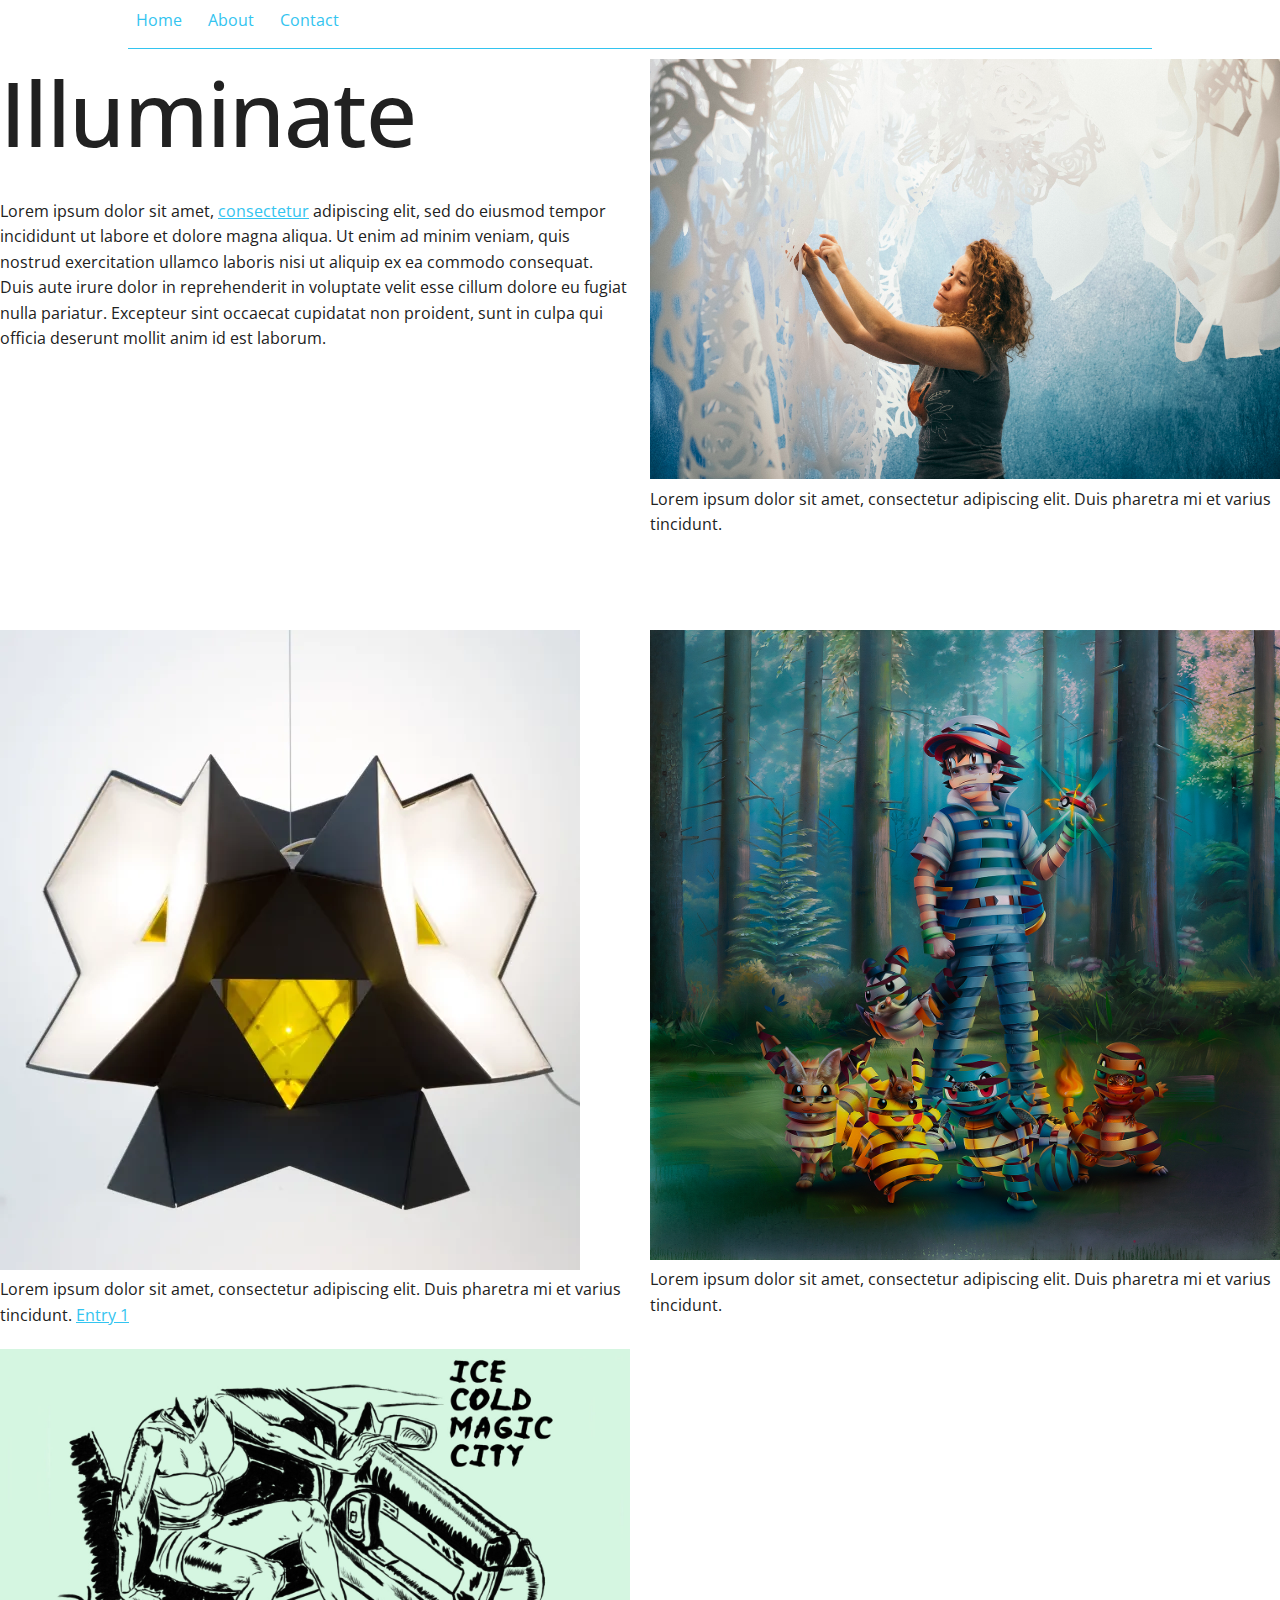
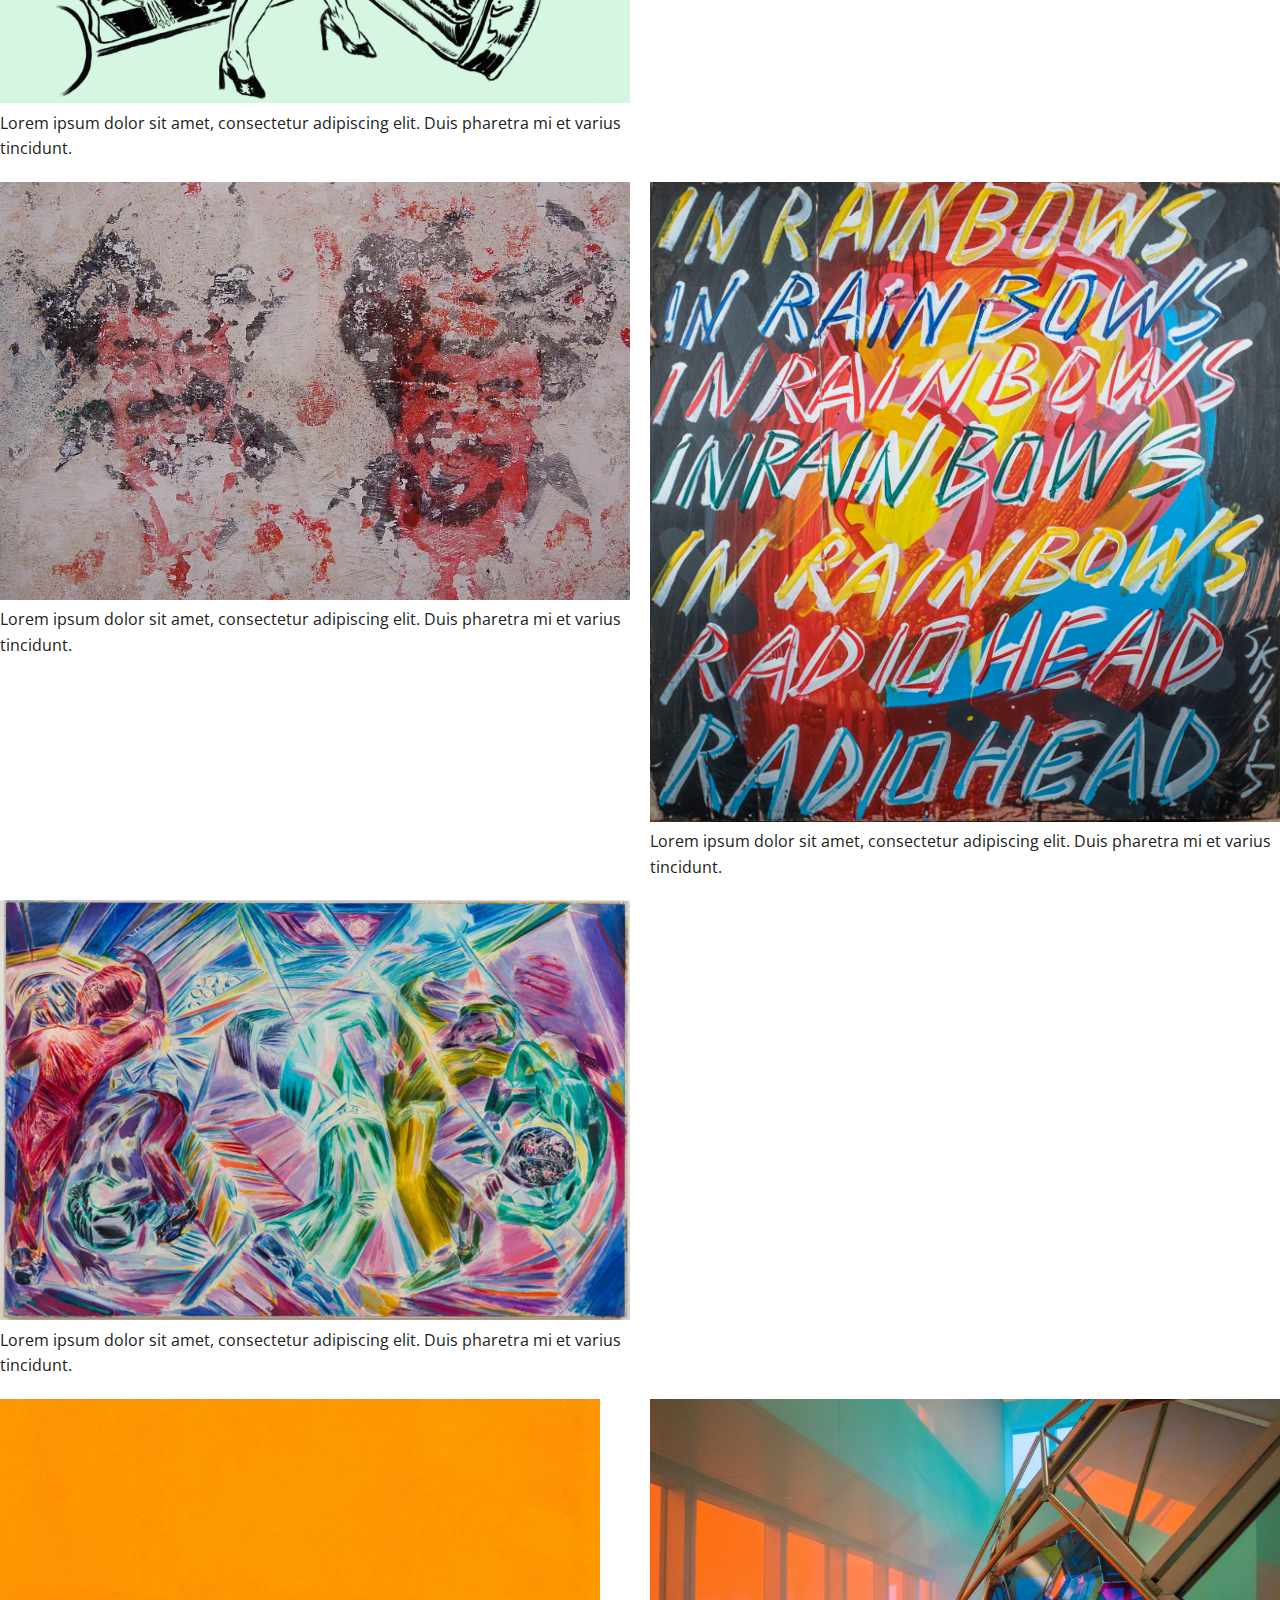
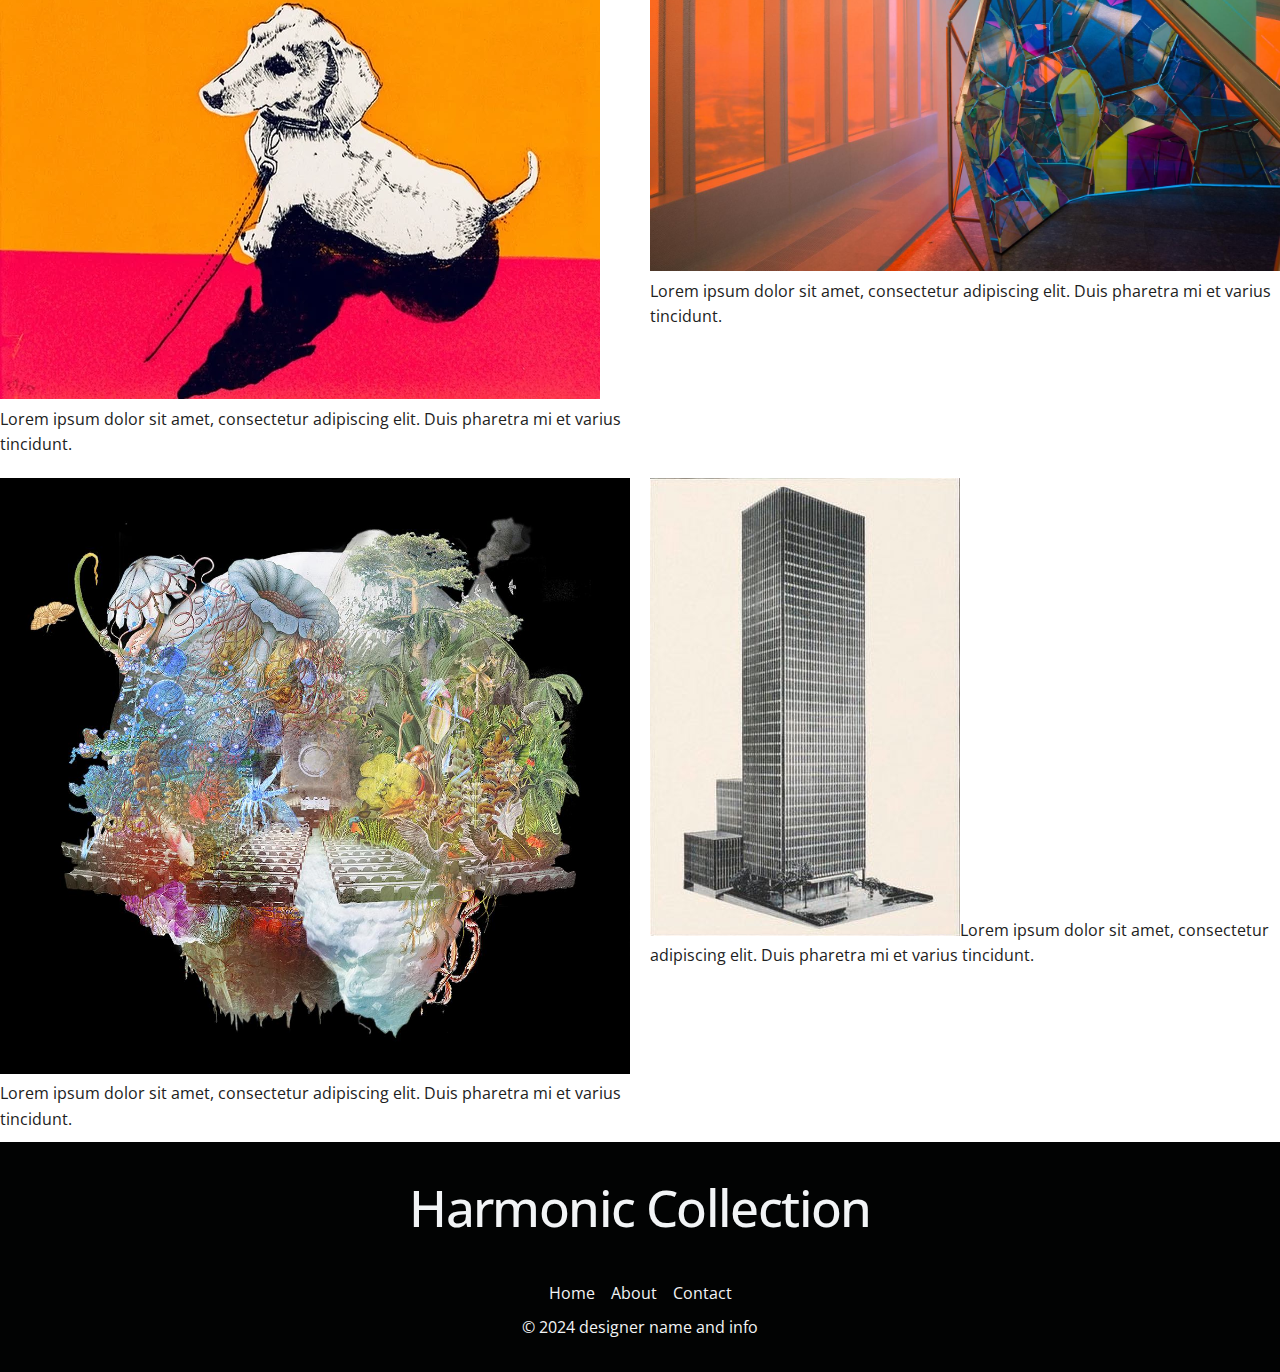
<file: index.html>
<!DOCTYPE html>
<html lang="en">
<head>

  <!-- Basic Page Needs
  –––––––––––––––––––––––––––––––––––––––––––––––––– -->
  <meta charset="utf-8">
  <title>Illuminate</title>
  <meta name="description" content="">
  <meta name="author" content="">

  <!-- Mobile Specific Metas
  –––––––––––––––––––––––––––––––––––––––––––––––––– -->
  <meta name="viewport" content="width=device-width, initial-scale=1">

  <!-- FONT
  –––––––––––––––––––––––––––––––––––––––––––––––––– -->
  <link href="//fonts.googleapis.com/css?family=Raleway:400,300,600" rel="stylesheet" type="text/css">

  <!-- CSS
  –––––––––––––––––––––––––––––––––––––––––––––––––– -->
  <link rel="stylesheet" href="css/normalize.css">
  <link rel="stylesheet" href="css/barebones.css">
  <link rel="stylesheet" href="css/core-1.css">
  <link rel="stylesheet" href="css/styles.css">


  <!-- Favicon
  –––––––––––––––––––––––––––––––––––––––––––––––––– -->
  <link rel="icon" type="image/png" href="images/favicon-16.png">

</head>
<body>
  <header>
    <nav>
      <a href="index.html">Home</a>
      <a href="#">About</a>
      <a href="#">Contact</a>
    </nav>
  </header>
  <section class="grid-container col-2">
    <div class="content-block">
      <h1>Illuminate</h1>
      <h3>
      </h3>
      <p>
        Lorem ipsum dolor sit amet, <a href="#">consectetur</a> adipiscing elit,
        sed do eiusmod tempor incididunt ut labore et dolore magna aliqua. Ut
        enim ad minim veniam, quis nostrud exercitation ullamco laboris nisi ut
        aliquip ex ea commodo consequat. Duis aute irure dolor in reprehenderit
        in voluptate velit esse cillum dolore eu fugiat nulla pariatur.
        Excepteur sint occaecat cupidatat non proident, sunt in culpa qui
        officia deserunt mollit anim id est laborum.
      </p>
    </div>
    <div class="content-block"><img src="images/Swoon+Caledonia+Currie+2021+Sal+Rodriguez+photographer.jpg" alt="art image" /><p>Lorem ipsum dolor sit amet, consectetur adipiscing elit. Duis pharetra mi et varius tincidunt.</p></div>
  </section>
  <section class="grid-container col-3">
    <div><img src="images/starbrick_4727.webp" alt="art image" /> Lorem ipsum dolor sit amet, consectetur adipiscing elit. Duis pharetra mi et varius tincidunt. <a href="entry-1-example-name.html">Entry 1</a></div>
    <div><img src="images/Viridian-Forest-Acryl-on-linen-71x71inch-kopie.jpg" alt="art image" />Lorem ipsum dolor sit amet, consectetur adipiscing elit. Duis pharetra mi et varius tincidunt.</div>
    <div><img src="images/WEB-SP_Juxtapoz_Miami-01-1600x900.jpg" alt="art image" />Lorem ipsum dolor sit amet, consectetur adipiscing elit. Duis pharetra mi et varius tincidunt.</div>
  </section>
  <section class="grid-container col-3">
    <div><img src="images/dsc_0099_3007118864_o.jpg" alt="art image" />Lorem ipsum dolor sit amet, consectetur adipiscing elit. Duis pharetra mi et varius tincidunt.</div>
    <div><img src="images/sk-Radiohead-In-Rainbows-111915-58.jpg" alt="art image" /> Lorem ipsum dolor sit amet, consectetur adipiscing elit. Duis pharetra mi et varius tincidunt.</div>
    <div><img src="images/Denzil-Forrester-1993-Dub-Dance-2-840x560-c-center.jpg" alt="art image" />Lorem ipsum dolor sit amet, consectetur adipiscing elit. Duis pharetra mi et varius tincidunt.</div>
  </section>
  <section class="grid-container col-4">
    <div><img src="images/1_MB_Anna_Marrow_Doggie_Jo_Hounsome_Photography_1_grande.webp" alt="art image" /> Lorem ipsum dolor sit amet, consectetur adipiscing elit. Duis pharetra mi et varius tincidunt.</div>
    <div><img src="images/2021_09_24_02_model_of_invisible_futures_02_small.jpg" alt="art image" />Lorem ipsum dolor sit amet, consectetur adipiscing elit. Duis pharetra mi et varius tincidunt.</div>
    <div><img src="images/2021_10_07_210517_FA_LOGO_trans-background_SMALL.jpg" alt="art image" />Lorem ipsum dolor sit amet, consectetur adipiscing elit. Duis pharetra mi et varius tincidunt.</div>
    <div><img src="images/building.jpg" alt="art image" />Lorem ipsum dolor sit amet, consectetur adipiscing elit. Duis pharetra mi et varius tincidunt.</div>
  </section>
  <footer>
    <h3 class="fake-logo">Harmonic Collection</h3>
    <nav>
      <a href="#">Home</a>
      <a href="#">About</a>
      <a href="#">Contact</a>
    </nav>
    <p>&copy; 2024 designer name and info</p>
  </footer>
</body>
</html>
</file>
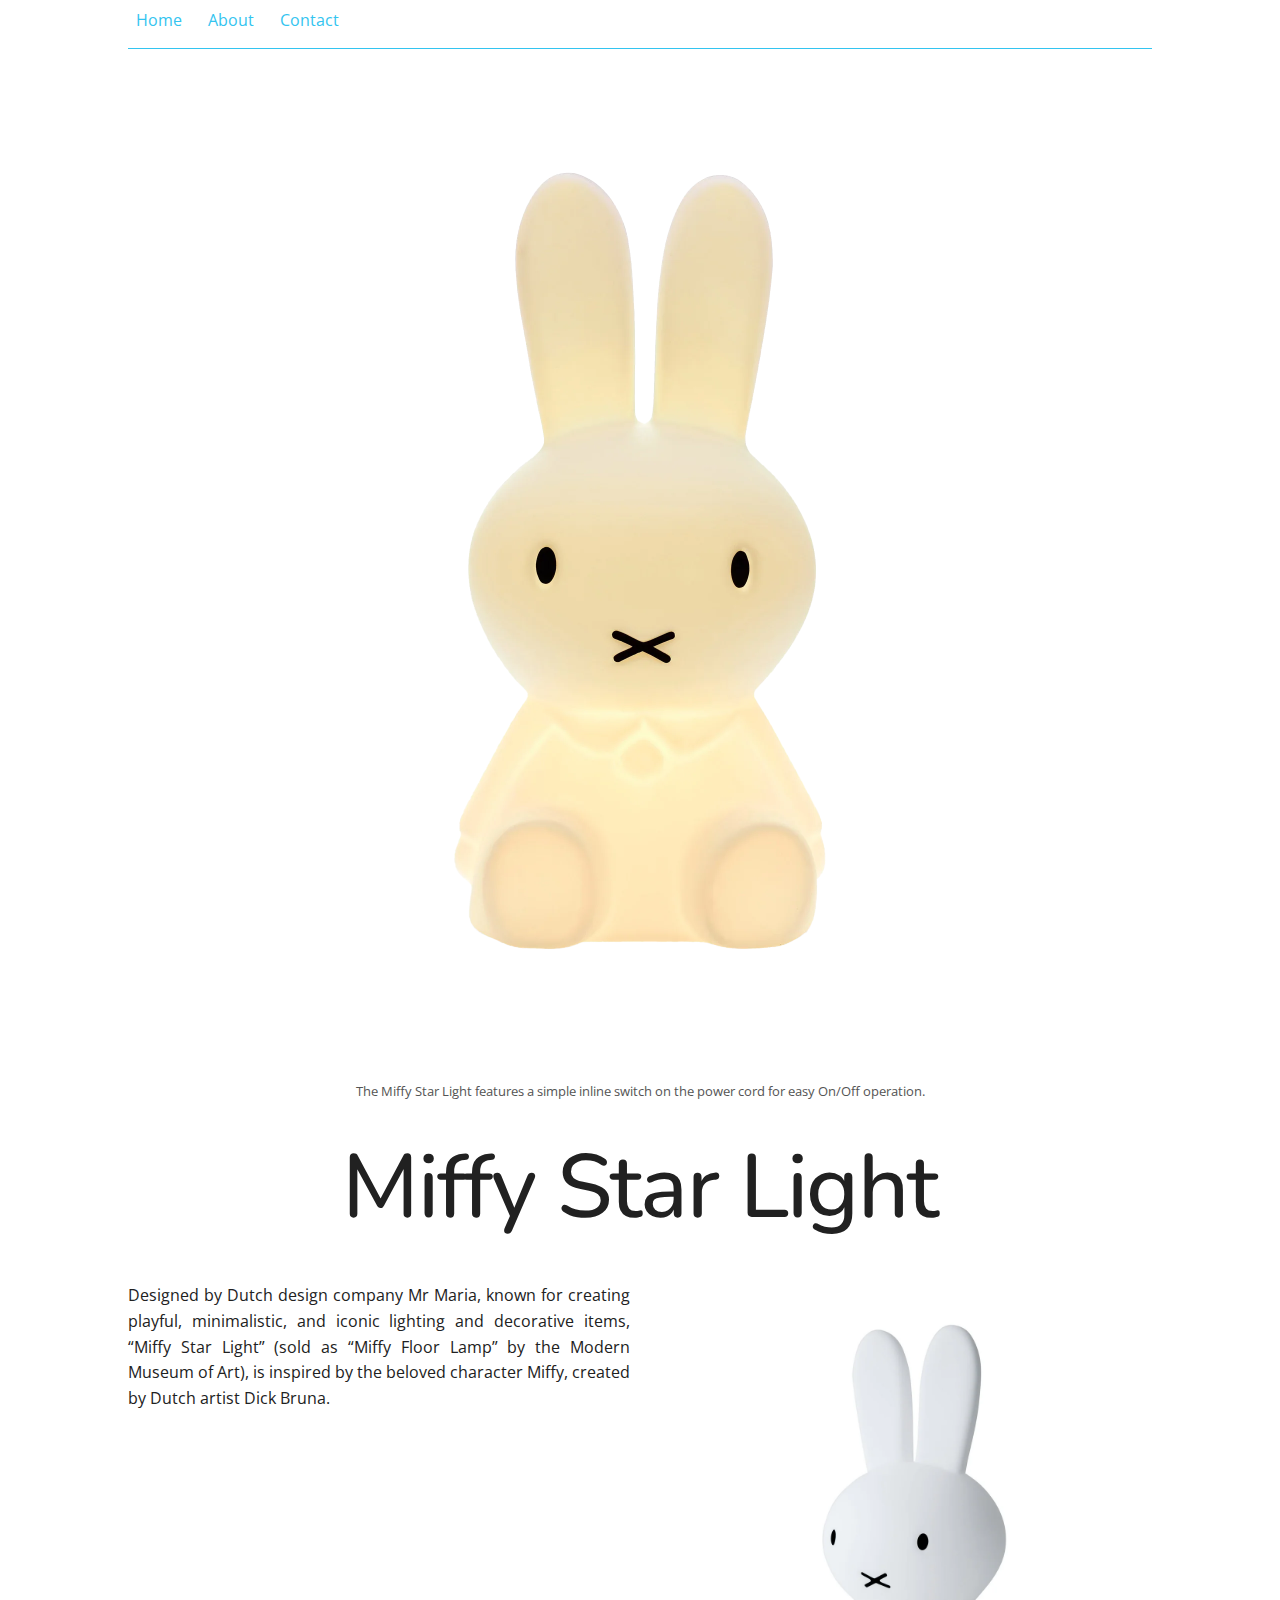
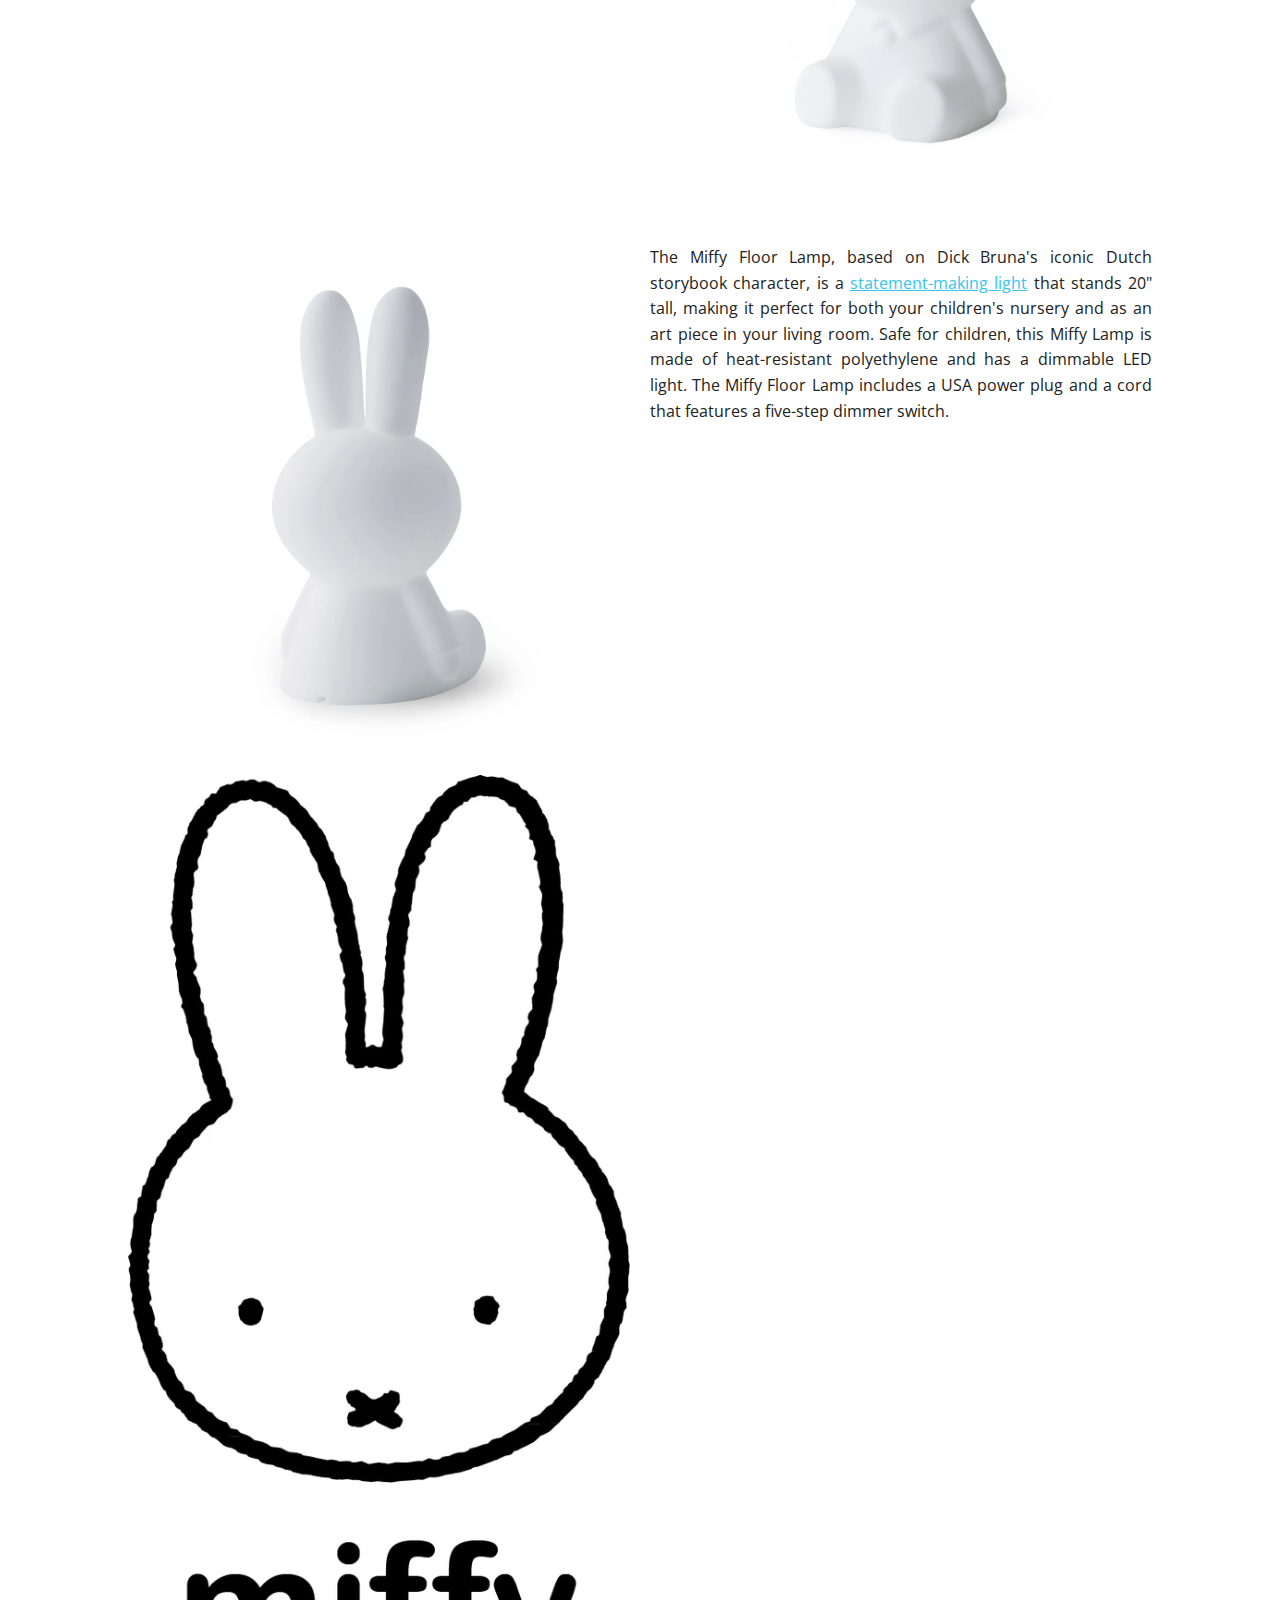
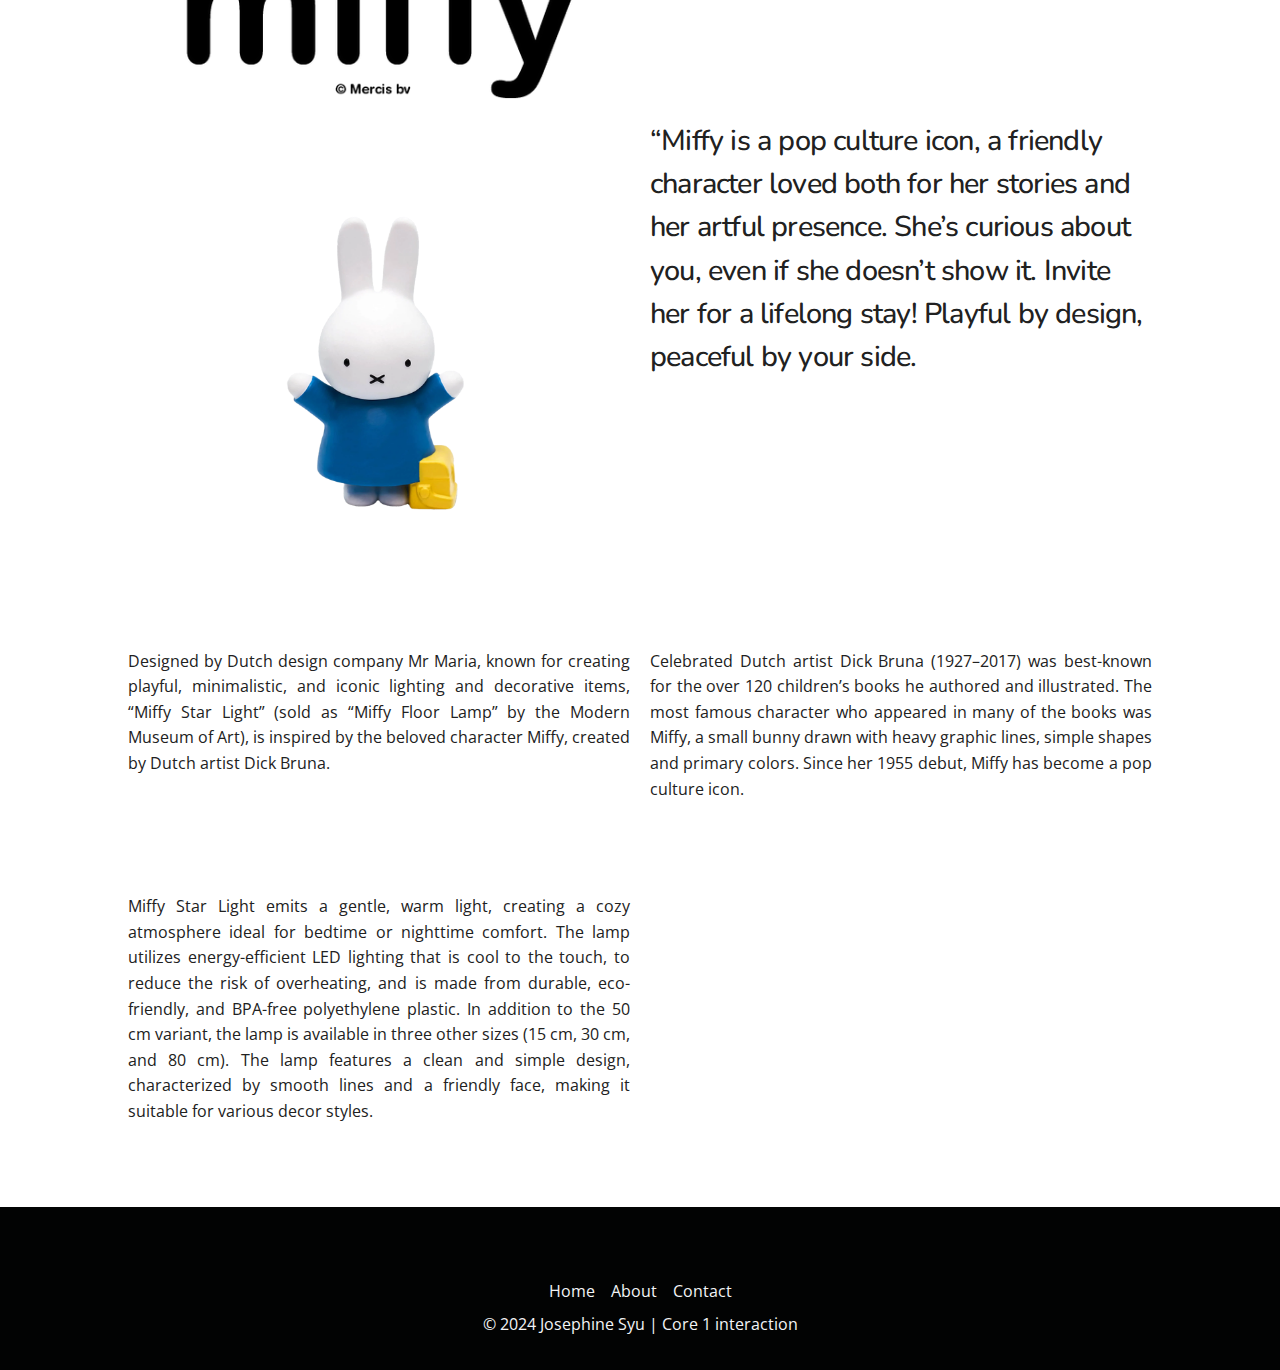
<file: entry-1-example-name.html>
<!DOCTYPE html>
<html lang="en">
<head>

  <!-- Basic Page Needs
  –––––––––––––––––––––––––––––––––––––––––––––––––– -->
  <meta charset="utf-8">
  <title>Miffy Star Light</title>
  <meta name="description" content="">
  <meta name="author" content="">

  <!-- Mobile Specific Metas
  –––––––––––––––––––––––––––––––––––––––––––––––––– -->
  <meta name="viewport" content="width=device-width, initial-scale=1">

  <!-- FONT
  –––––––––––––––––––––––––––––––––––––––––––––––––– -->
 <link rel="preconnect" href="https://fonts.googleapis.com">
 <link rel="preconnect" href="https://fonts.gstatic.com" crossorigin>
 <link href="https://fonts.googleapis.com/css2?family=Nunito:ital,wght@0,650;1,650&display=swap" rel="stylesheet">

  <!-- CSS
  –––––––––––––––––––––––––––––––––––––––––––––––––– -->
  <link rel="stylesheet" href="css/normalize.css">
  <link rel="stylesheet" href="css/barebones.css">
  <link rel="stylesheet" href="css/core-1.css">


  <!-- Favicon
  –––––––––––––––––––––––––––––––––––––––––––––––––– -->
  <link rel="icon" type="image/png" href="images/favicon-16.png">

</head>
<body>
  <header>
    <nav>
      <a href="index.html">Home</a>
      <a href="#">About</a>
      <a href="#">Contact</a>
    </nav>
  </header>
  <main>
    <div class="content-block">
      <figure>
          <img src="images/Miffy Floor Lamp.png" alt="art image" />
          <center><figcaption>The Miffy Star Light features a simple inline switch on the power cord for easy On/Off operation.</figcaption></center>
      </figure>
  </div>
 <center><h1 class="font">Miffy Star Light</h1></center>
  <section class="grid-container col-3">
    <div class="content-block">
      <p style="text-align: justify;">
        Designed by Dutch design company Mr Maria, known for creating playful, minimalistic, and iconic lighting and decorative items, “Miffy Star Light” (sold as “Miffy Floor Lamp” by the Modern Museum of Art), is inspired by the beloved character Miffy, created by Dutch artist Dick Bruna. 
      </p>
    </div>
    <div class="content-block">
        <figure>
            <img src="images/Miffy Floor Lamp Model (2).png" alt="art image" />
            <figcaption></figcaption>
        </figure>
    </div>
  </section>
  <section class="grid-container col-4">
    <figure>
        <img src="images/Miffy Floor Lamp Model (1).png" alt="art image"/>
        <figcaption></figcaption>
    </figure>
    <div class="content-block">
      <p style="text-align: justify;">
        The Miffy Floor Lamp, based on Dick Bruna's iconic Dutch storybook character, is a <a href="https://store.moma.org/products/miffy-floor-light?gad_source=1&gbraid=0AAAAAD9gvK0iKi7i2jnfdM0U8QtnCZ8mJ&gclid=Cj0KCQjwsJO4BhDoARIsADDv4vCtj-S4mNM1U0DejgZUUH7Fah4-2eOl7DUBAjVnvUVpGFvBRI45oVAaAoueEALw_wcB">statement-making light</a> that stands 20" tall, making it perfect for both your children's nursery and as an art piece in your living room. Safe for children, this Miffy Lamp is made of heat-resistant polyethylene and has a dimmable LED light. The Miffy Floor Lamp includes a USA power plug and a cord that features a five-step dimmer switch.
      </p>
    </div>
        <img src="images/Miffy_Logo_1500x1500_06995220-6b41-40ea-b969-d63486e01151_1000x1000.png.webp" alt="art image" />
        <figcaption></figcaption>
    </figure>
  </section>
  <section class="grid-container text-col">
    <figure>
      <img src="images/Miffy!.png" alt="art image" />
      <figcaption></figcaption>
    </figure>
    <article class="text-block">
    <h5 class="font">“Miffy is a pop culture icon, a friendly character loved both for her stories and her artful presence. She’s curious about you, even if she doesn’t show it. Invite her for a lifelong stay! Playful by design, peaceful by your side.</h5>
    <p></p>
    </article>
  </section>
  <section class="grid-container col-3">
    <div class="content-block">
      <p style="text-align: justify;">
        Designed by Dutch design company Mr Maria, known for creating playful, minimalistic, and iconic lighting and decorative items, “Miffy Star Light” (sold as “Miffy Floor Lamp” by the Modern Museum of Art), is inspired by the beloved character Miffy, created by Dutch artist Dick Bruna. 
      </p>
    </div>
    <div class="content-block">
      <p style="text-align: justify;">
        Celebrated Dutch artist Dick Bruna (1927–2017) was best-known for the over 120 children’s books he authored and illustrated. The most famous character who appeared in many of the books was Miffy, a small bunny drawn with heavy graphic lines, simple shapes and primary colors. Since her 1955 debut, Miffy has become a pop culture icon.  
      </p>
    </div>
    <div class="content-block">
      <p style="text-align: justify;">
        Miffy Star Light emits a gentle, warm light, creating a cozy atmosphere ideal for bedtime or nighttime comfort. The lamp utilizes energy-efficient LED lighting that is cool to the touch, to reduce the risk of overheating, and is made from durable, eco-friendly, and BPA-free polyethylene plastic. In addition to the 50 cm variant, the lamp is available in three other sizes (15 cm, 30 cm, and 80 cm). The lamp features a clean and simple design, characterized by smooth lines and a friendly face, making it suitable for various decor styles. 
      </p>
    </div>
  </section>
</main>
  <footer>
    <h3 class="fake-logo"></h3>
    <nav>
      <a href="#">Home</a>
      <a href="#">About</a>
      <a href="#">Contact</a>
    </nav>
    <p>&copy; 2024 Josephine Syu | Core 1 interaction</p>
  </footer>
</body>
</html>
</file>
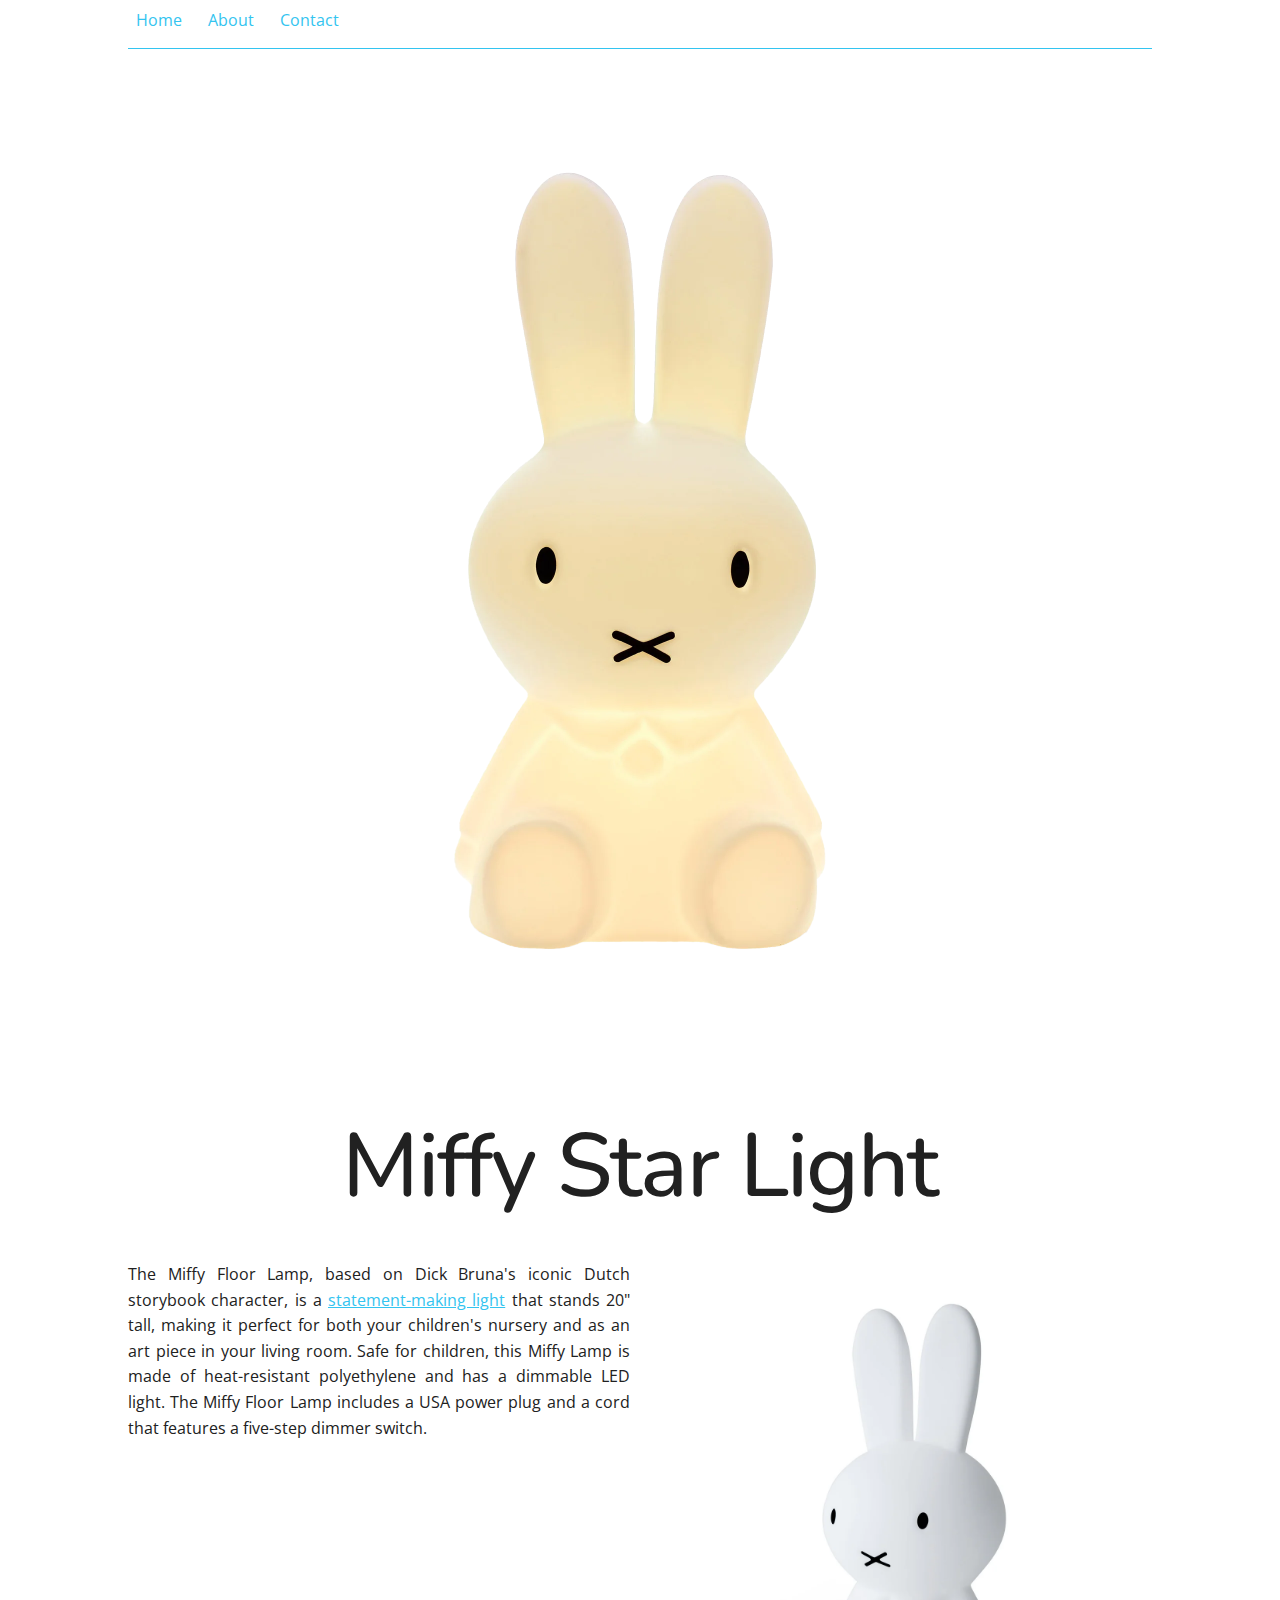
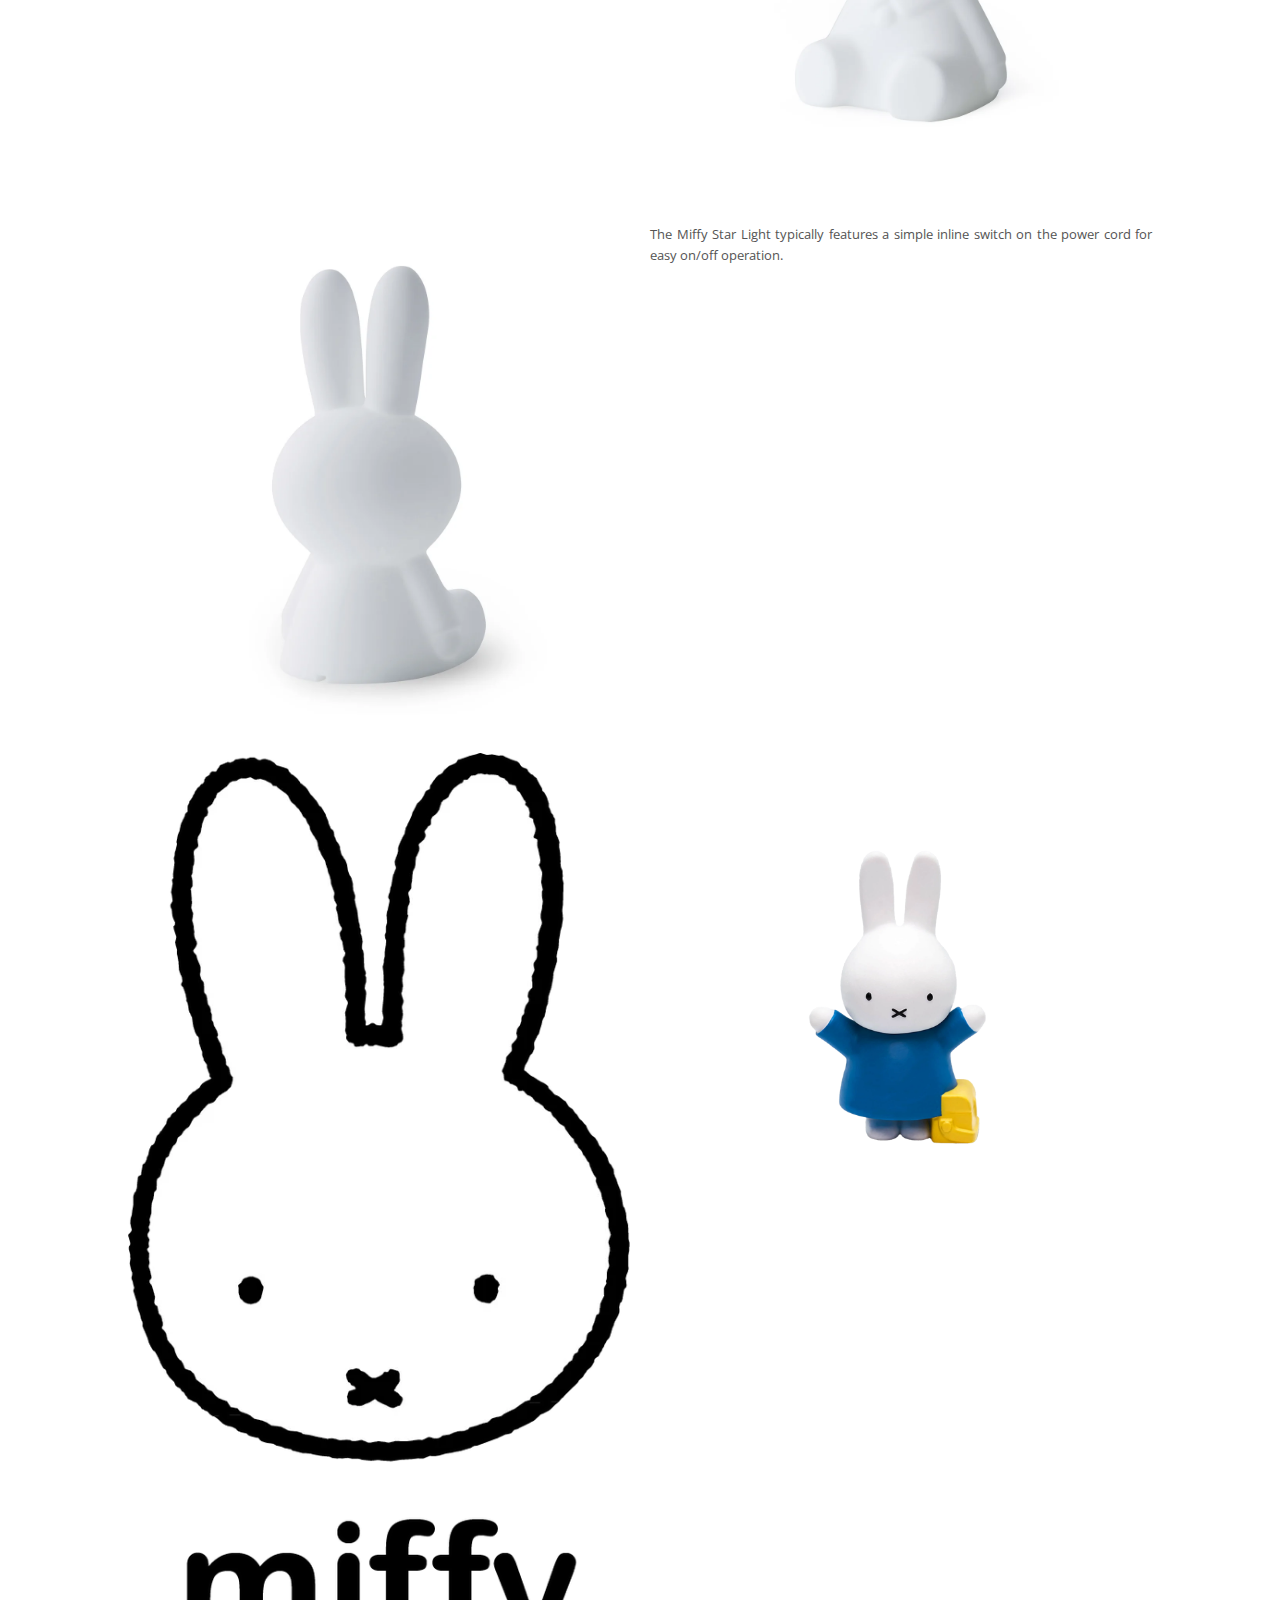
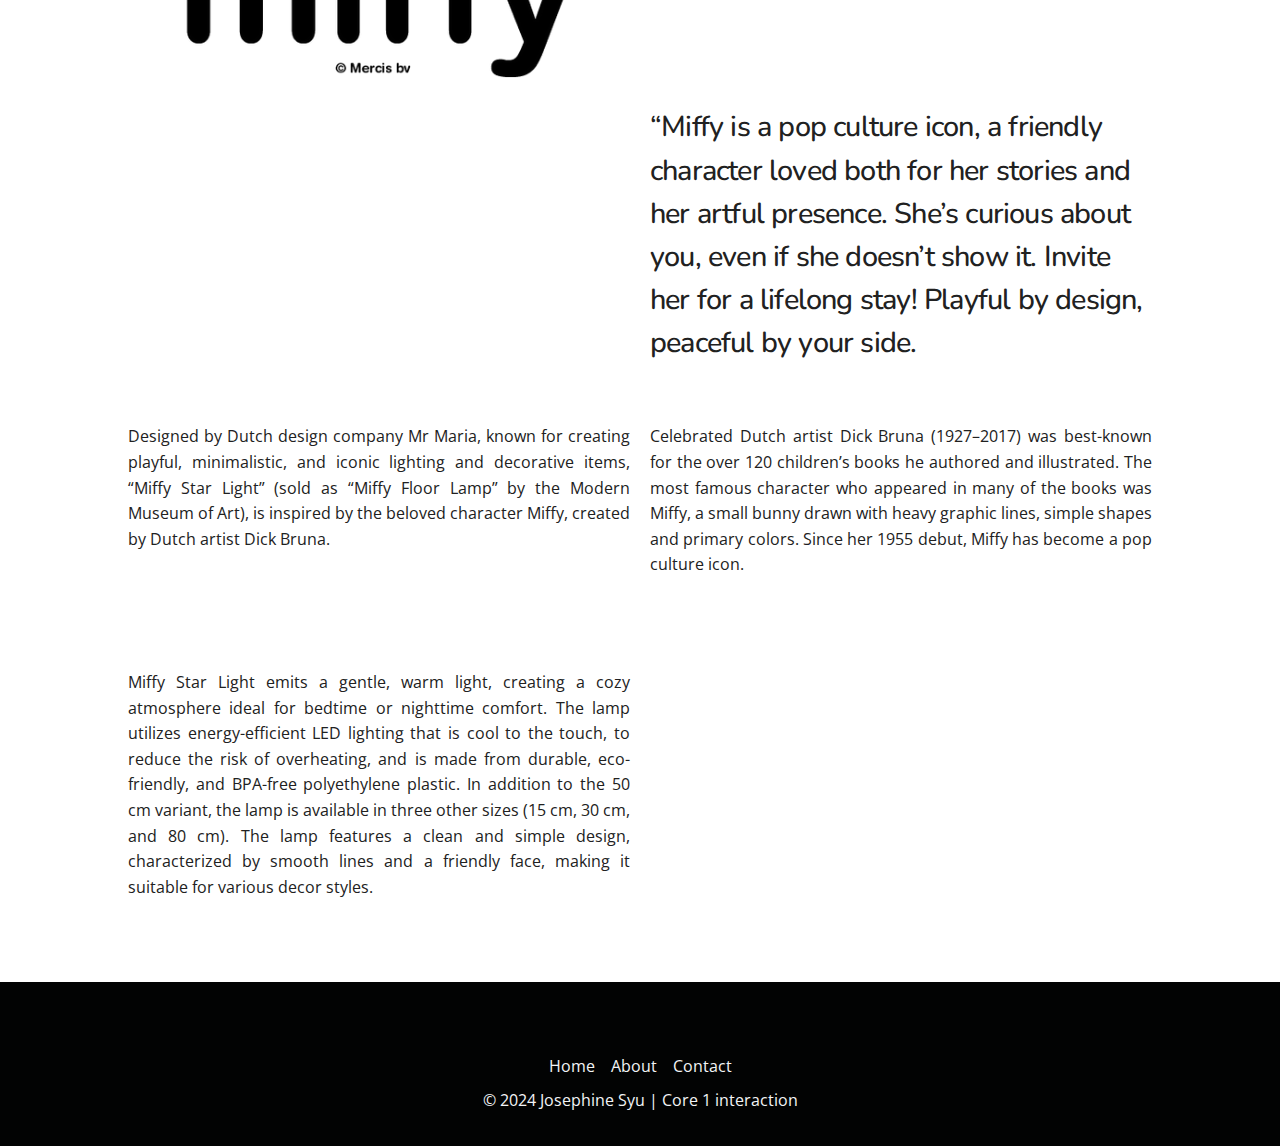
<file: Miffy Star Light copy.html>
<!DOCTYPE html>
<html lang="en">
<head>

  <!-- Basic Page Needs
  –––––––––––––––––––––––––––––––––––––––––––––––––– -->
  <meta charset="utf-8">
  <title>Miffy Star Light</title>
  <meta name="description" content="">
  <meta name="author" content="">

  <!-- Mobile Specific Metas
  –––––––––––––––––––––––––––––––––––––––––––––––––– -->
  <meta name="viewport" content="width=device-width, initial-scale=1">

  <!-- FONT
  –––––––––––––––––––––––––––––––––––––––––––––––––– -->
 <link rel="preconnect" href="https://fonts.googleapis.com">
 <link rel="preconnect" href="https://fonts.gstatic.com" crossorigin>
 <link href="https://fonts.googleapis.com/css2?family=Nunito:ital,wght@0,650;1,650&display=swap" rel="stylesheet">

  <!-- CSS
  –––––––––––––––––––––––––––––––––––––––––––––––––– -->
  <link rel="stylesheet" href="css/normalize.css">
  <link rel="stylesheet" href="css/barebones.css">
  <link rel="stylesheet" href="css/core-1.css">


  <!-- Favicon
  –––––––––––––––––––––––––––––––––––––––––––––––––– -->
  <link rel="icon" type="image/png" href="images/favicon-16.png">

</head>
<body>
  <header>
    <nav>
      <a href="index.html">Home</a>
      <a href="#">About</a>
      <a href="#">Contact</a>
    </nav>
  </header>
  <main>
    <div class="content-block">
      <figure>
          <img src="images/Miffy Floor Lamp.png" alt="art image" />
          <figcaption></figcaption>
      </figure>
  </div>
 <center><h1 class="font">Miffy Star Light</h1></center>
  <section class="grid-container col-3">
    <div class="content-block">
      <p style="text-align: justify;">
        The Miffy Floor Lamp, based on Dick Bruna's iconic Dutch storybook character, is a <a href="https://store.moma.org/products/miffy-floor-light?gad_source=1&gbraid=0AAAAAD9gvK0iKi7i2jnfdM0U8QtnCZ8mJ&gclid=Cj0KCQjwsJO4BhDoARIsADDv4vCtj-S4mNM1U0DejgZUUH7Fah4-2eOl7DUBAjVnvUVpGFvBRI45oVAaAoueEALw_wcB">statement-making light</a> that stands 20" tall, making it perfect for both your children's nursery and as an art piece in your living room. Safe for children, this Miffy Lamp is made of heat-resistant polyethylene and has a dimmable LED light. The Miffy Floor Lamp includes a USA power plug and a cord that features a five-step dimmer switch.
      </p>
    </div>
    <div class="content-block">
        <figure>
            <img src="images/Miffy Floor Lamp Model (2).png" alt="art image" />
            <figcaption></figcaption>
        </figure>
    </div>
  </section>
  <section class="grid-container col-4">
    <figure>
        <img src="images/Miffy Floor Lamp Model (1).png" alt="art image" height="1800" width="1800"/>
        <figcaption></figcaption>
    </figure>
    <figure>
        <figcaption style="text-align: justify;">The Miffy Star Light typically features a simple inline switch on the power cord for easy on/off operation.</figcaption>
    </figure>
    <figure>
        <img src="images/Miffy_Logo_1500x1500_06995220-6b41-40ea-b969-d63486e01151_1000x1000.png.webp" alt="art image" />
        <figcaption></figcaption>
    </figure>
    <figure>
        <img src="images/Miffy!.png" alt="art image" />
        <figcaption></figcaption>
    </figure>
  </section>
  <section class="grid-container text-col">
    <article class="text-block">
    <h5 class="font">“Miffy is a pop culture icon, a friendly character loved both for her stories and her artful presence. She’s curious about you, even if she doesn’t show it. Invite her for a lifelong stay! Playful by design, peaceful by your side.</h5>
    <p></p>
    </article>
  </section>
  <section class="grid-container col-3">
    <div class="content-block">
      <p style="text-align: justify;">
        Designed by Dutch design company Mr Maria, known for creating playful, minimalistic, and iconic lighting and decorative items, “Miffy Star Light” (sold as “Miffy Floor Lamp” by the Modern Museum of Art), is inspired by the beloved character Miffy, created by Dutch artist Dick Bruna. 
      </p>
    </div>
    <div class="content-block">
      <p style="text-align: justify;">
        Celebrated Dutch artist Dick Bruna (1927–2017) was best-known for the over 120 children’s books he authored and illustrated. The most famous character who appeared in many of the books was Miffy, a small bunny drawn with heavy graphic lines, simple shapes and primary colors. Since her 1955 debut, Miffy has become a pop culture icon.  
      </p>
    </div>
    <div class="content-block">
      <p style="text-align: justify;">
        Miffy Star Light emits a gentle, warm light, creating a cozy atmosphere ideal for bedtime or nighttime comfort. The lamp utilizes energy-efficient LED lighting that is cool to the touch, to reduce the risk of overheating, and is made from durable, eco-friendly, and BPA-free polyethylene plastic. In addition to the 50 cm variant, the lamp is available in three other sizes (15 cm, 30 cm, and 80 cm). The lamp features a clean and simple design, characterized by smooth lines and a friendly face, making it suitable for various decor styles. 
      </p>
    </div>
  </section>
</main>
  <footer>
    <h3 class="fake-logo"></h3>
    <nav>
      <a href="#">Home</a>
      <a href="#">About</a>
      <a href="#">Contact</a>
    </nav>
    <p>&copy; 2024 Josephine Syu | Core 1 interaction</p>
  </footer>
</body>
</html>
</file>
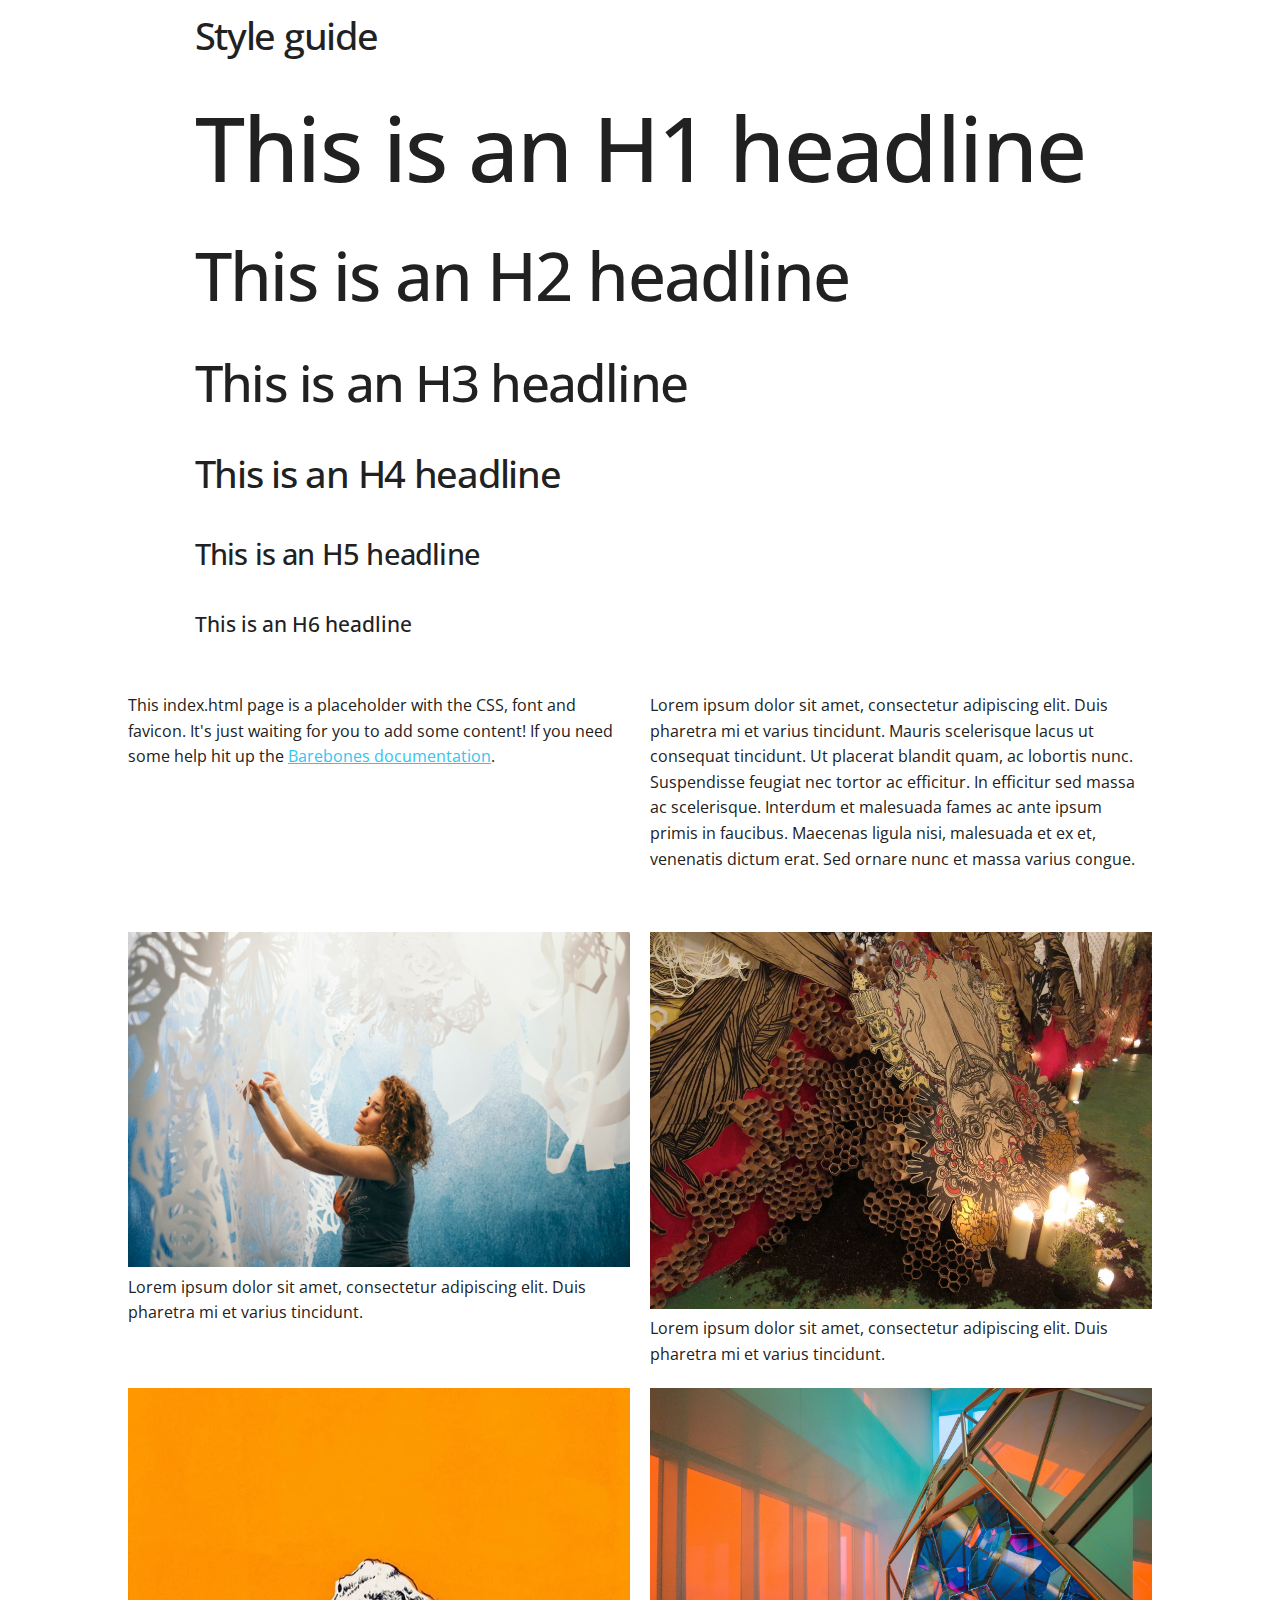
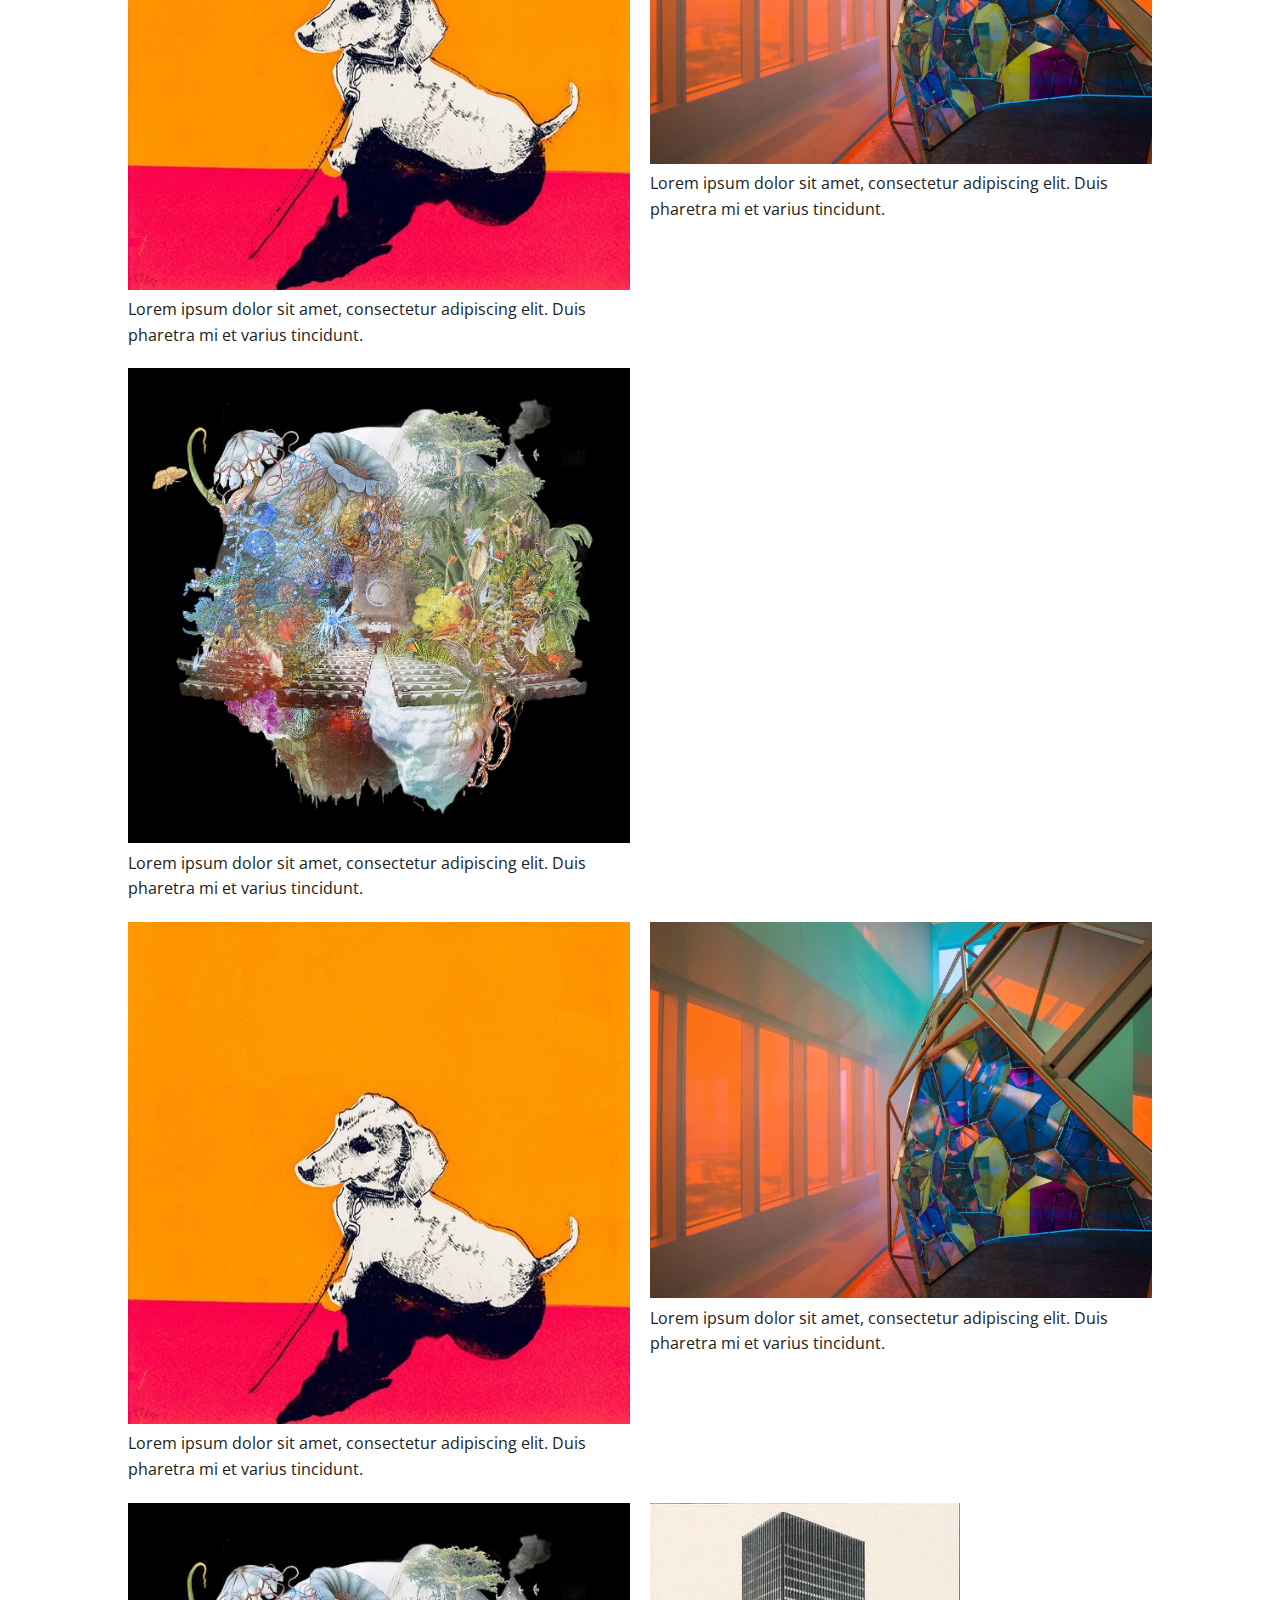
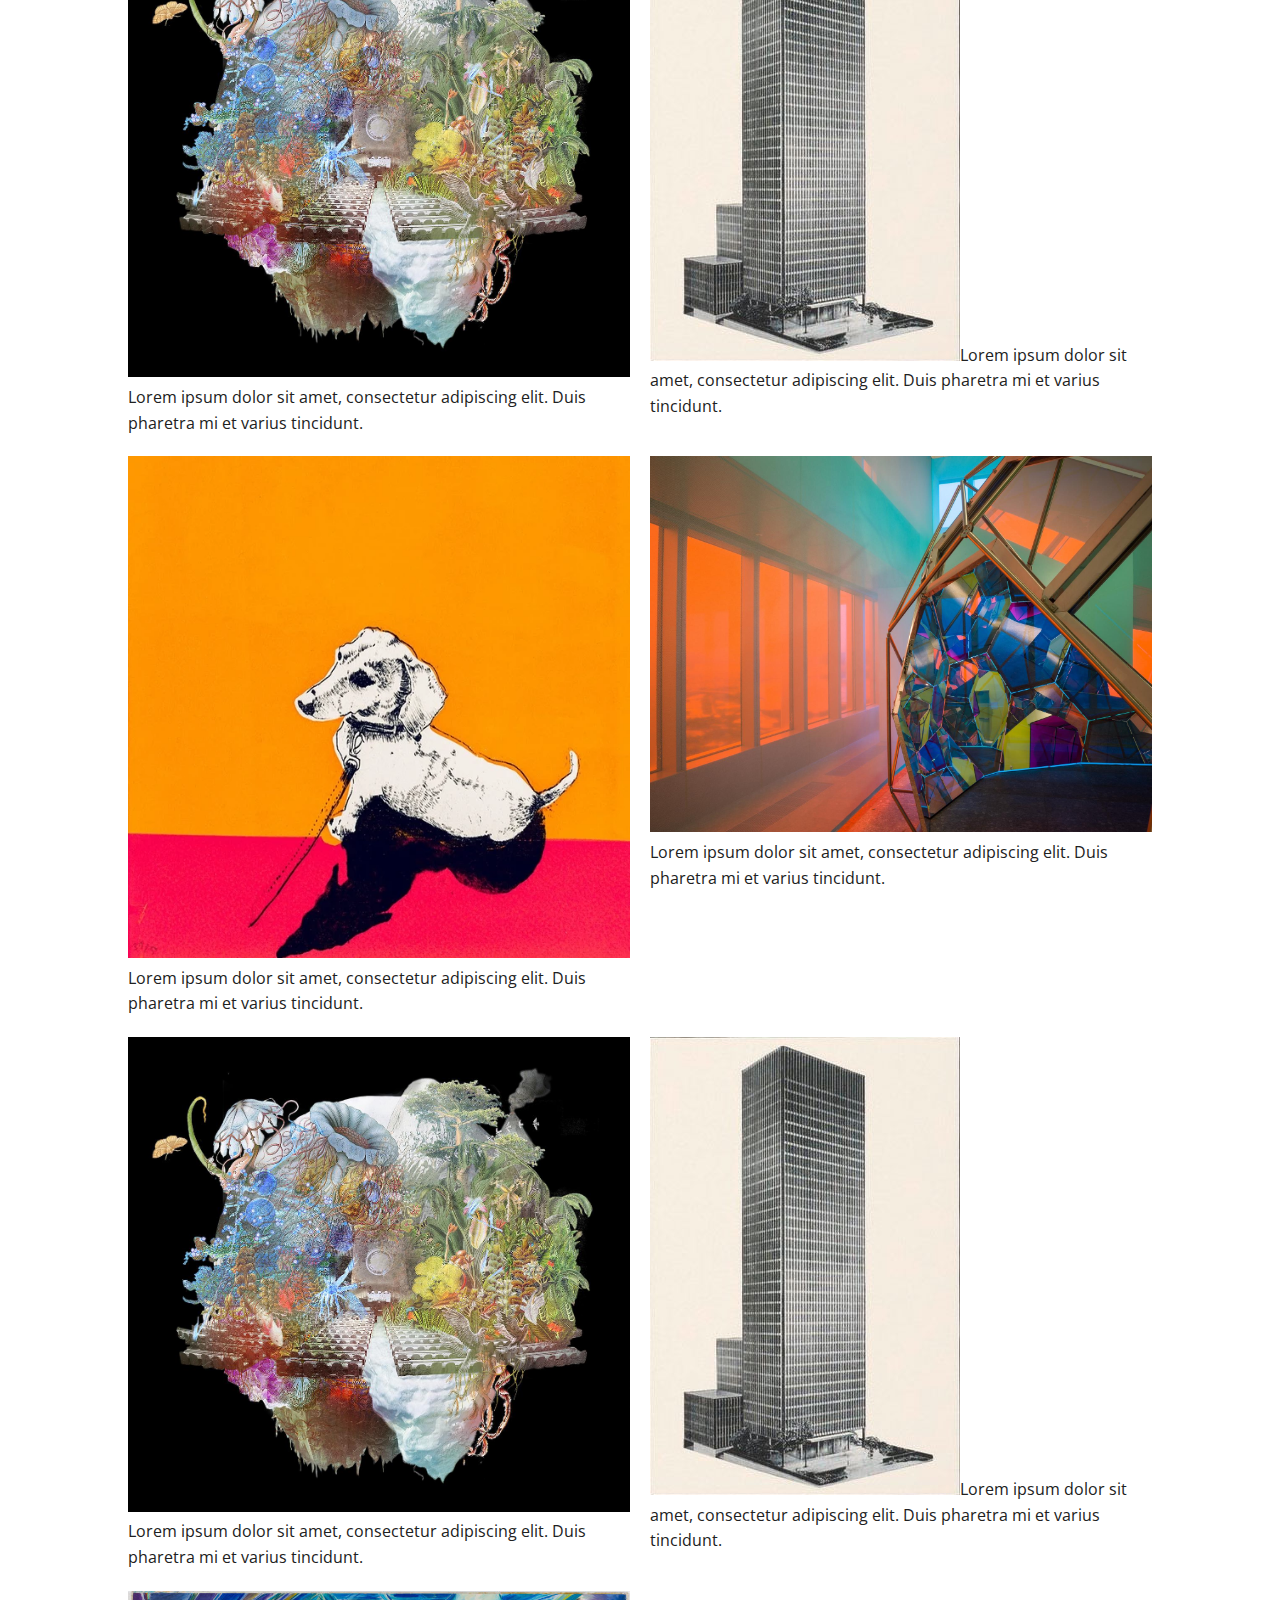
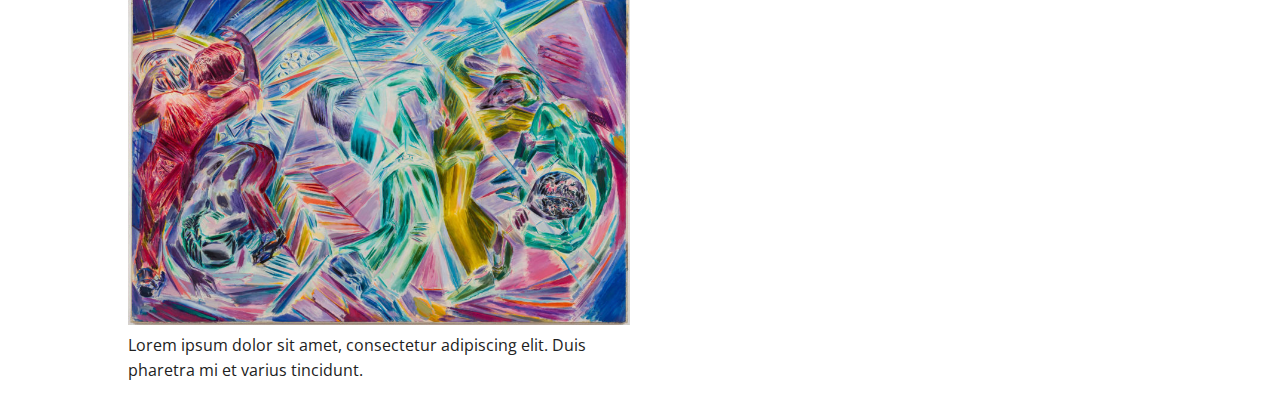
<file: styleguide.html>
<!DOCTYPE html>
<html lang="en">
<head>

  <!-- Basic Page Needs
  –––––––––––––––––––––––––––––––––––––––––––––––––– -->
  <meta charset="utf-8">
  <title>Your page title here :)</title>
  <meta name="description" content="">
  <meta name="author" content="">

  <!-- Mobile Specific Metas
  –––––––––––––––––––––––––––––––––––––––––––––––––– -->
  <meta name="viewport" content="width=device-width, initial-scale=1">

  <!-- FONT
  –––––––––––––––––––––––––––––––––––––––––––––––––– -->
  <link href="//fonts.googleapis.com/css?family=Raleway:400,300,600" rel="stylesheet" type="text/css">

  <!-- CSS
  –––––––––––––––––––––––––––––––––––––––––––––––––– -->
  <link rel="stylesheet" href="css/normalize.css">
  <link rel="stylesheet" href="css/barebones.css">
  <link rel="stylesheet" href="css/core-1.css">


  <!-- Favicon
  –––––––––––––––––––––––––––––––––––––––––––––––––– -->
  <link rel="icon" type="image/png" href="images/favicon-16.png">

</head>
<body>
<main>
  <!-- Primary Page Layout
  –––––––––––––––––––––––––––––––––––––––––––––––––– -->
  <section class="grid-container full">
      <div>
        <h4>Style guide</h4>
        <h1>This is an H1 headline</h1>
        <h2>This is an H2 headline</h2>
        <h3>This is an H3 headline</h3>
        <h4>This is an H4 headline</h4>
        <h5>This is an H5 headline</h5>
        <h6>This is an H6 headline</h6>
        </div>
  </section>
  <section class="grid-container col-2">
  <p>This index.html page is a placeholder with the CSS, font and favicon. It's just waiting for you to add some content! If you need some help hit up the <a href="https://acahir.github.io/Barebones/">Barebones documentation</a>.</p>
	<p>Lorem ipsum dolor sit amet, consectetur adipiscing elit. Duis pharetra mi et varius tincidunt. Mauris scelerisque lacus ut consequat tincidunt. Ut placerat blandit quam, ac lobortis nunc. Suspendisse feugiat nec tortor ac efficitur. In efficitur sed massa ac scelerisque. Interdum et malesuada fames ac ante ipsum primis in faucibus. Maecenas ligula nisi, malesuada et ex et, venenatis dictum erat. Sed ornare nunc et massa varius congue. </p>
</section>
<section class="grid-container col-2">
	<div><img src="images/Swoon+Caledonia+Currie+2021+Sal+Rodriguez+photographer.jpg" alt="art image" /> Lorem ipsum dolor sit amet, consectetur adipiscing elit. Duis pharetra mi et varius tincidunt.</div>
	<div><img src="images/Tokyo_SnowContemporary_2012_2.JPG" alt="art image" /> Lorem ipsum dolor sit amet, consectetur adipiscing elit. Duis pharetra mi et varius tincidunt.</div>
</section>

<!-- multiple rows don't require separate containers -->
<section class="grid-container col-3">
	<div><img src="images/1_MB_Anna_Marrow_Doggie_Jo_Hounsome_Photography_1_grande.webp" alt="art image" /> Lorem ipsum dolor sit amet, consectetur adipiscing elit. Duis pharetra mi et varius tincidunt.</div>
	<div><img src="images/2021_09_24_02_model_of_invisible_futures_02_small.jpg" alt="art image" />Lorem ipsum dolor sit amet, consectetur adipiscing elit. Duis pharetra mi et varius tincidunt.</div>
	<div><img src="images/2021_10_07_210517_FA_LOGO_trans-background_SMALL.jpg" alt="art image" />Lorem ipsum dolor sit amet, consectetur adipiscing elit. Duis pharetra mi et varius tincidunt.</div>
</section>
<section class="grid-container col-4">
	<div><img src="images/1_MB_Anna_Marrow_Doggie_Jo_Hounsome_Photography_1_grande.webp" alt="art image" /> Lorem ipsum dolor sit amet, consectetur adipiscing elit. Duis pharetra mi et varius tincidunt.</div>
	<div><img src="images/2021_09_24_02_model_of_invisible_futures_02_small.jpg" alt="art image" />Lorem ipsum dolor sit amet, consectetur adipiscing elit. Duis pharetra mi et varius tincidunt.</div>
	<div><img src="images/2021_10_07_210517_FA_LOGO_trans-background_SMALL.jpg" alt="art image" />Lorem ipsum dolor sit amet, consectetur adipiscing elit. Duis pharetra mi et varius tincidunt.</div>
	<div><img src="images/building.jpg" alt="art image" />Lorem ipsum dolor sit amet, consectetur adipiscing elit. Duis pharetra mi et varius tincidunt.</div>
</section>
<section class="grid-container col-5">
	<div><img src="images/1_MB_Anna_Marrow_Doggie_Jo_Hounsome_Photography_1_grande.webp" alt="art image" /> Lorem ipsum dolor sit amet, consectetur adipiscing elit. Duis pharetra mi et varius tincidunt.</div>
	<div><img src="images/2021_09_24_02_model_of_invisible_futures_02_small.jpg" alt="art image" />Lorem ipsum dolor sit amet, consectetur adipiscing elit. Duis pharetra mi et varius tincidunt.</div>
	<div><img src="images/2021_10_07_210517_FA_LOGO_trans-background_SMALL.jpg" alt="art image" />Lorem ipsum dolor sit amet, consectetur adipiscing elit. Duis pharetra mi et varius tincidunt.</div>
	<div><img src="images/building.jpg" alt="art image" />Lorem ipsum dolor sit amet, consectetur adipiscing elit. Duis pharetra mi et varius tincidunt.</div>
	<div><img src="images/Denzil-Forrester-1993-Dub-Dance-2-840x560-c-center.jpg" alt="art image" />Lorem ipsum dolor sit amet, consectetur adipiscing elit. Duis pharetra mi et varius tincidunt.</div>
</section>
</main>
<!-- End Document
  –––––––––––––––––––––––––––––––––––––––––––––––––– -->
</body>
</html>
</file>
<file: css/barebones.css>
/*
* Barebones V3
* Copyright 2019 Steve Cochran
*
* Based of Skeleton by Dave Gamache
*
* Free to use under the MIT license.
*/

/* Table of contents
––––––––––––––––––––––––––––––––––––––––––––––––––
- Media Breakpoints
- Variables
- Grid
- Base Styles
- Typography
- Links
- Buttons
- Forms
- Lists
- Code
- Tables
- Spacing
- Utilities
- Clearing
- Media Queries
*/

/* ENV Variables
–––––––––––––––––––––––––––––––––––––––––––––––––– */
/* Media breakpoint variables for use in media queries
* 	Note: this section is currently commented out pending release of 
* 	final CSS env() spec
*  Breakpoints based on 
*	 https://medium.freecodecamp.org/the-100-correct-way-to-do-css-breakpoints-88d6a5ba1862
* 
*/


/* CSS Variables
–––––––––––––––––––––––––––––––––––––––––––––––––– */
html {

	/* default theme: light background, dark text, blue accent */
	--theme-hue: 0;					/* white */
	--accent-hue: 194;			/* blue */

	--text-color-richer: hsl(var(--theme-hue), 0%, 5%);			/* #0d0d0d		*/
	--text-color-normal: hsl(var(--theme-hue), 0%, 13%);		/* #222222 		text color; button:hover:focus color */
	--text-color-softer: hsl(var(--theme-hue), 0%, 33%);		/* #555555 		button color; button:hover border */

  --accent-color: hsl(var(--accent-hue), 86%, 57%);				/* #33C3F0 		link; button-primary bg+border; textarea,select:focus border */
  --accent-color-hover: hsl(var(--accent-hue), 76%, 49%);	/* #1EAEDB 		link hover; button-primary:hover:focus bg+border */

  --border-color: hsl(var(--theme-hue), 0%, 73%);					/* #bbbbbb		button border */
	--border-color-softer: hsl(var(--theme-hue), 0%, 82%);	/* #d1d1d1		textarea,select,code,td,hr border	 */
	
	--background-color: white;														/* transparent body background; textarea,select background */
	--background-color-softer: hsl(var(--theme-hue), 0%, 95%);
  --code-background: hsl(var(--theme-hue), 0%, 95%);			/* #f1f1f1 		code background*/

	--button-primary-color: white;
  
	
	/* Note: Skeleton was based off a 10px font sizing for REM  */
	/* 62.5% of typical 16px browser default = 10px */
	--base-font-size: 1rem;
	
	/* Grid Defaults - default to match orig skeleton settings */
	--grid-max-width: 1440px;
}

/*  Dark Theme
	Note: prefers-color-scheme selector support is still limited, but 
	included for future and an example of defining a different base 'theme'
*/
@media (prefers-color-scheme: dark) {
	:html {
		/* dark theme: light background, dark text, blue accent */
		--theme-hue: 0;					/* black */
		--accent-hue: 194;			/* blue */

		--text-color-richer: hsl(var(--theme-hue), 0%, 95%);		/* 		*/
		--text-color-normal: hsl(var(--theme-hue), 0%, 80%);		/* text color; button:hover:focus color */
		--text-color-softer: hsl(var(--theme-hue), 0%, 67%);		/* button color; button:hover border */

		--accent-color: hsl(var(--accent-hue), 76%, 49%);				/* link; button-primary bg+border; textarea,select:focus border */
		--accent-color-hover: hsl(var(--accent-hue), 86%, 57%);	/* link hover; button-primary:hover:focus bg+border */

		--border-color: hsl(var(--theme-hue), 0%, 27%);					/* button border */
		--border-color-softer: hsl(var(--theme-hue), 0%, 20%);	/* textarea,select,code,td,hr border	 */
	
		--background-color: hsl(var(--theme-hue), 0%, 12%);			/* body background; textarea,select background */
		--background-color-softer: hsl(var(--theme-hue), 0%, 18%);
		--code-background: hsl(var(--theme-hue), 0%, 5%);				/* code background*/

		--button-primary-color: white;
  }
	
	img.value-img {
		filter: invert(0.8);
	}
	/* TODO - test dialing back image intensity on dark background
  img {
    opacity: .80;
    transition: opacity .5s ease-in-out;
  }
  img:hover {
    opacity: 1;
  }
  */
}


/* Grid
–––––––––––––––––––––––––––––––––––––––––––––––––– */
/* CSS Grid depends much more on CSS than HTML, so there is less boilerplate
	 than with skeleton. Only basic 1-4 column grids are included.
	 Any additional needs should be made using custom CSS directives */


.grid-container {
	position: relative;
	max-width: var(--grid-max-width);
	margin: 0 auto;
	display: grid;
	grid-gap: 20px;
	gap: 20px;
	
	/* by default use min 200px wide columns auto-fit into width */
	grid-template-columns: minmax(200px, 1fr);
}

/* grids to 3 columns above mobile sizes */
@media (min-width: 600px) {
	.grid-container {
		grid-template-columns: repeat(3, 1fr);
		padding: 10px 0;
	}
	
	/* basic grids */
  .grid-container.col-7 {
    display: grid;
    justify-items: center; 
    align-items: center; 
		grid-template-columns: repeat(1, 1fr);
        
  }
  .grid-container.col-6 {
    display: grid;
    justify-items: center; 
    align-items: center; 
		grid-template-columns: repeat(2, 1fr);
	}
	.grid-container.col-5 {
		grid-template-columns: repeat(2, 1fr);
	}
	.grid-container.col-4 {
		grid-template-columns: repeat(2, 1fr);
	}
	.grid-container.col-3 {
		grid-template-columns: repeat(2, 1fr);
	}
	.grid-container.col-2 {
		grid-template-columns: 1fr 1fr;
	}
  .grid-container.col-2 {
		grid-template-columns: 1fr 1fr;
	}
	.grid-container.full {
    display: grid;
    justify-items: center; 
    align-items: center; 
		grid-template-columns: repeat(1, 1fr);
	}
  .grid-container.text-col {
		grid-template-columns: repeat(2, 1fr);
	}
	
}






/* Base Styles
–––––––––––––––––––––––––––––––––––––––––––––––––– */
html {
  font-size: var(--base-font-size);
  scroll-behavior: smooth;
}
body {
  font-size: 1rem;		/* changed from 15px in orig skeleton */
  line-height: 1.6;
  font-weight: 400;
  font-family: "Open Sans", "HelveticaNeue", "Helvetica Neue", Helvetica, Arial, sans-serif;
  color: var(--text-color-normal); 
  background-color: var(--background-color);;
}


/* Typography
–––––––––––––––––––––––––––––––––––––––––––––––––– */
h1, h2, h3, h4, h5, h6 {
  margin-top: 0;
  margin-bottom: 2rem;
  font-weight: 500; }
h1 { font-size: 4.0rem; line-height: 1.2;  letter-spacing: -.1rem;}
h2 { font-size: 3.6rem; line-height: 1.25; letter-spacing: -.1rem; }
h3 { font-size: 3.2rem; line-height: 1.3;  letter-spacing: -.1rem; }
h4 { font-size: 2.4rem; line-height: 1.35; letter-spacing: -.08rem; }
h5 { font-size: 1.8rem; line-height: 1.5;  letter-spacing: -.05rem; }
h6 { font-size: 1.333rem; line-height: 1.6;  letter-spacing: 0; }

/* Larger than phablet */
@media (min-width: 600px) {
  h1 { font-size: 5.6rem; }
  h2 { font-size: 4.2rem; }
  h3 { font-size: 3.2rem; }
  h4 { font-size: 2.4rem; }
  h5 { font-size: 1.8rem; }
  h6 { font-size: 1.333rem; }
}

p {
  margin-top: 0; }


/* Links
–––––––––––––––––––––––––––––––––––––––––––––––––– */
a {
  color: var(--accent-color); }
a:hover {
  color: var(--accent-color-hover); }


/* Buttons
–––––––––––––––––––––––––––––––––––––––––––––––––– */
.button,
button,
input[type="submit"],
input[type="reset"],
input[type="button"] {
  display: inline-block;
  height: 38px;
  padding: 0 30px;
  color: var(--text-color-softer);
  text-align: center;
  font-size: 11px;
  font-weight: 600;
  line-height: 38px;
  letter-spacing: .1rem;
  text-transform: uppercase;
  text-decoration: none;
  white-space: nowrap;
  background-color: transparent;
  border-radius: 4px;
  border: 1px solid var(--border-color);
  cursor: pointer;
  box-sizing: border-box; }
.button:hover,
button:hover,
input[type="submit"]:hover,
input[type="reset"]:hover,
input[type="button"]:hover,
.button:focus,
button:focus,
input[type="submit"]:focus,
input[type="reset"]:focus,
input[type="button"]:focus {
  color: var(--text-color-normal);
  border-color: var(--text-color-softer);
  outline: 0; }
.button.button-primary,
button.button-primary,
input[type="submit"].button-primary,
input[type="reset"].button-primary,
input[type="button"].button-primary {
  color: var(--button-primary-color);
  background-color: var(--accent-color);
  border-color: var(--accent-color); }
.button.button-primary:hover,
button.button-primary:hover,
input[type="submit"].button-primary:hover,
input[type="reset"].button-primary:hover,
input[type="button"].button-primary:hover,
.button.button-primary:focus,
button.button-primary:focus,
input[type="submit"].button-primary:focus,
input[type="reset"].button-primary:focus,
input[type="button"].button-primary:focus {
  color: var(--button-primary-color);
  background-color: var(--accent-color-hover);
  border-color: var(--accent-color-hover); }


/* Forms
–––––––––––––––––––––––––––––––––––––––––––––––––– */
input[type="email"],
input[type="number"],
input[type="search"],
input[type="text"],
input[type="tel"],
input[type="url"],
input[type="password"],
textarea,
select {
  height: 38px;
  padding: 6px 10px; /* The 6px vertically centers text on FF, ignored by Webkit */
  background-color: var(--background-color);
  border: 1px solid var(--border-color-softer);
  border-radius: 4px;
  box-shadow: none;
  box-sizing: border-box; }
/* Removes awkward default styles on some inputs for iOS */
input[type="email"],
input[type="number"],
input[type="search"],
input[type="text"],
input[type="tel"],
input[type="url"],
input[type="password"],
input[type="button"],
input[type="submit"],
textarea {
  -webkit-appearance: none;
     -moz-appearance: none;
          appearance: none; }
textarea {
  min-height: 65px;
  padding-top: 6px;
  padding-bottom: 6px; }
input[type="email"]:focus,
input[type="number"]:focus,
input[type="search"]:focus,
input[type="text"]:focus,
input[type="tel"]:focus,
input[type="url"]:focus,
input[type="password"]:focus,
textarea:focus,
select:focus {
  border: 1px solid var(--accent-color);
  outline: 0; }
label,
legend {
  display: block;
  margin-bottom: .5rem;
  font-weight: 600; }
fieldset {
  padding: 0;
  border-width: 0; }
input[type="checkbox"],
input[type="radio"] {
  display: inline; }
label > .label-body {
  display: inline-block;
  margin-left: .5rem;
  font-weight: normal; }


/* Lists
–––––––––––––––––––––––––––––––––––––––––––––––––– */
ul {
  list-style: circle inside; }
ol {
  list-style: decimal inside; }
ol, ul {
  padding-left: 0;
  margin-top: 0; }
ul ul, ul ol, ol ol, ol ul {
	font-size: 100%;
	margin: 1rem 0 1rem 3rem;
	color: var(--text-color-softer);
}
li {
  margin-bottom: 0.5rem; }


/* Code
–––––––––––––––––––––––––––––––––––––––––––––––––– */
code {
  padding: .2rem .5rem;
  margin: 0 .2rem;
  font-size: 90%;
  white-space: nowrap;
  background: var(--code-background);
  border: 1px solid var(--border-color-softer);
  border-radius: 4px; }
pre > code {
  display: block;
  padding: 1rem 1.5rem;
  white-space: pre; 
  overflow: auto; }


/* Tables
–––––––––––––––––––––––––––––––––––––––––––––––––– */
th,
td {
  padding: 12px 15px;
  text-align: left;
  border-bottom: 1px solid var(--border-color-softer); }
th:first-child,
td:first-child {
  padding-left: 0; }
th:last-child,
td:last-child {
  padding-right: 0; }


/* Spacing
–––––––––––––––––––––––––––––––––––––––––––––––––– */
button,
.button {
  margin-bottom: 1rem; }
input,
textarea,
select,
fieldset {
  margin-bottom: 1.5rem; }
pre,
blockquote,
dl,
figure,
table,
p,
ul,
ol,
form {
  margin-bottom: 2.5rem; }


/* Utilities
–––––––––––––––––––––––––––––––––––––––––––––––––– */
.u-full-width {
  width: 100%;
  box-sizing: border-box; }
.u-max-full-width {
  max-width: 100%;
  box-sizing: border-box; }
.u-pull-right {
  float: right; }
.u-pull-left {
  float: left; }
.u-align-left {
	text-align: left; }
.u-align-right {
	text-align: right; }


/* Misc
–––––––––––––––––––––––––––––––––––––––––––––––––– */
hr {
  margin-top: 3rem;
  margin-bottom: 3.5rem;
  border-width: 0;
  border-top: 1px solid var(--border-color-softer); }


/* Clearing
–––––––––––––––––––––––––––––––––––––––––––––––––– */

/* Self Clearing Goodness */
.container:after,
.row:after,
.u-cf {
  content: "";
  display: table;
  clear: both; }


/* Media Queries
–––––––––––––––––––––––––––––––––––––––––––––––––– */
/*
Note: The best way to structure the use of media queries is to create the queries
near the relevant code. For example, if you wanted to change the styles for buttons
on small devices, paste the mobile query code up in the buttons section and style it
there.
*/


/* Larger than mobile (default point when grid becomes active) */
@media (min-width: 600px) {}

/* Larger than phablet */
@media (min-width: 900px) {}

/* Larger than tablet */
@media (min-width: 1200px) {}
</file>
<file: css/core-1.css>
@import url('https://fonts.googleapis.com/css2?family=Bitter:ital,wght@0,100..900;1,100..900&family=Open+Sans:ital,wght@0,300..800;1,300..800&display=swap');


/* CSS Custom properties */

:root {
  /* Define Colors as colors */
  --green: #00ebc7;
  --red: #ff5470;
  --yellow: #fde24f;
  --black: #020303;
  --darkBlue: #00214d;
  --darkGrey: #222;
  --grey: #cccccc;
  --lightGrey: #f2f4f6;
  --white: #fff;

  /* Define Colors intentions */
  --background: var(--white);
  --textColor: var(--black);
  --buttonTextColor: var(--black);
  --lineColor: var(--grey);
  --cardBg: var(--white);
  --headerBackground: var(--background-color);
  --footerBackground: var(--black);
  --textLink: var(--green)

  /* Styles */
  --line: solid 1px var(--lineColor);

  /* Spacing */
  --space-xxs:  4px;
  --space-xs:   8px;
  --space-sm:   12px;
  --space-md:   20px;
  --space-lg:   32px;
  --space-xl:   52px;
  --space-xxl:  84px;

  /* Positioning */
  --containerPadding: 2.5%;
  --headerHeight: 3rem;
  --borderRadius: 10px;

    /* Elevation */
    --level-1: 0 1px 3px 0 rgba(0, 0, 0, 0.1), 0 1px 2px 0 rgba(0, 0, 0, 0.06);
    --level-2: 0 4px 6px -1px rgba(0, 0, 0, 0.1),
      0 2px 4px -1px rgba(0, 0, 0, 0.06);
    --level-3: 0 10px 15px -3px rgba(0, 0, 0, 0.1),
      0 4px 6px -2px rgba(0, 0, 0, 0.05);
    --level-4: 0 20px 25px -5px rgba(0, 0, 0, 0.1),
      0 10px 10px -5px rgba(0, 0, 0, 0.04);

}

main {
    width: 80vw;
    margin: 0 auto;
  }

  img {
    max-width: 100%;
    height: auto;
  }

  figure {
    padding:0;
    margin:0;
  }

  figcaption {
    font-size:smaller;
    color: var(--text-color-softer)
  }

  .pullquote {
  font-family: "Bitter", serif;
  font-optical-sizing: auto;
  font-weight: 400;
  font-style: italic;
  }

  header {
    width: 80vw;
    margin: 0 auto;
    height: var(--headerHeight);
    background: var(--headerBackground);
    border-bottom: 1px solid var(--accent-color);
  }
  
  header nav {
    display: flex;
    justify-content: flex-start;
    align-items: center;
    width: 600px;
  }
  
  header nav a {
    color: var(--accent-color);
    text-decoration: none;
    padding:.5rem;
  
  }
  
  header nav a + a {
    margin-left: 10px;
  }

  .content-block {
    margin-bottom: var(--space-lg);
  }

  .text-block {
    grid-column: 2 / 3;
  }

  footer {
    --footerTextColor: var(--lightGrey);
    color: var(--footerTextColor);
    background: var(--footerBackground);
    padding: 2rem var(--containerPadding);
    text-align: center;
  }
  footer nav {
    margin:0 auto;
    display: flex;
    align-items: center;
    justify-content: center;
    width: 600px;
  }
  
  footer nav a {
    text-decoration: none;
    padding:.5rem;
  }
  
  footer a {
    color: var(--footerTextColor);
  }
  
  footer p {
    margin-bottom: 0;
    max-width: none;
  }
</file>
<file: css/styles.css>
/* styles.css */
@font-face {
    font-family: "Nunito", sans-serif;
    src: url(https://fonts.googleapis.com/css2?family=Nunito:ital,wght@0,650;1,650&display=swap);
  }
  h1.font{
    font-family: "Nunito", sans-serif; 
  }
  h5.font{
    font-family: "Nunito", sans-serif; 
  }
</file>
